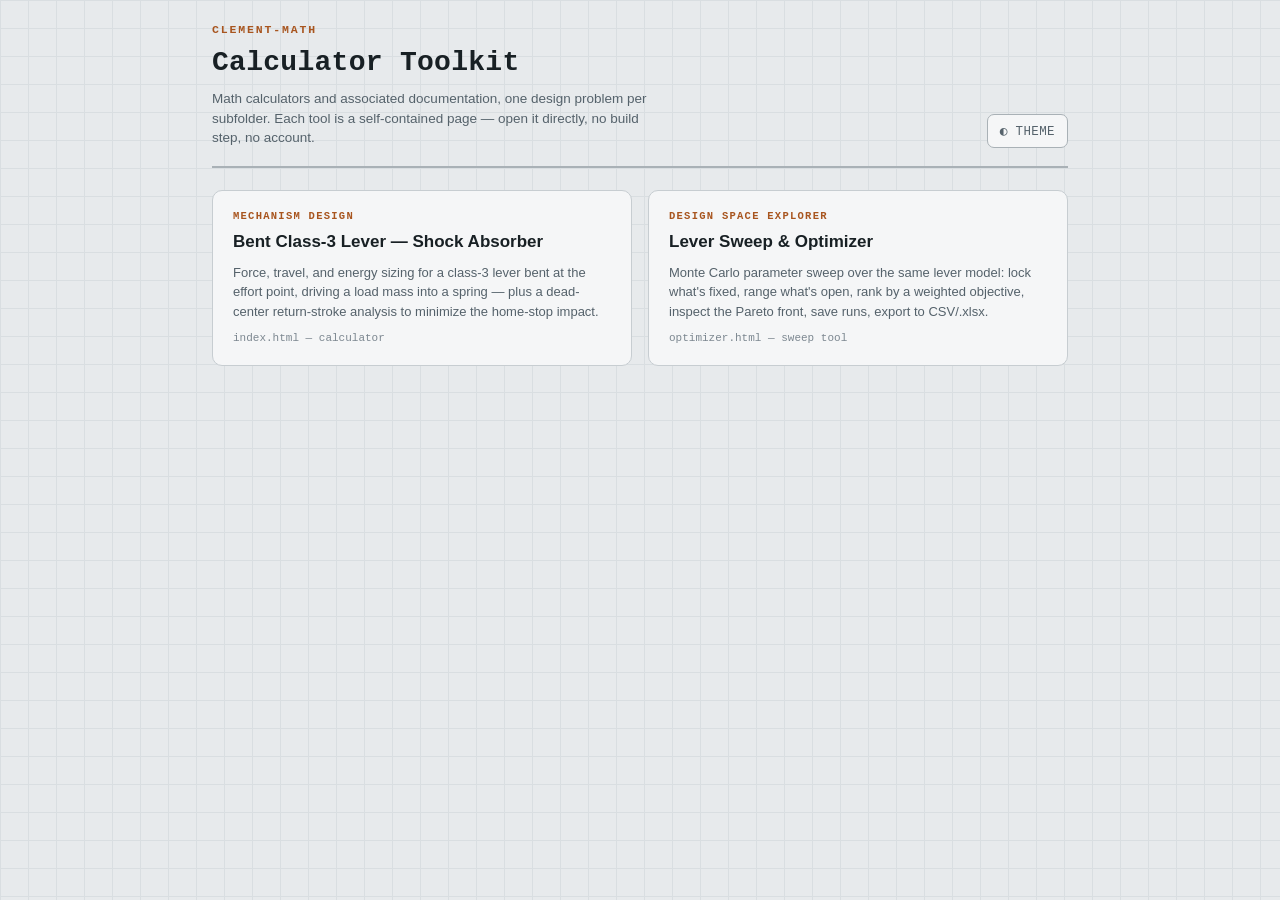
<file: index.html>
<!doctype html>
<html lang="en">
<head>
<meta charset="UTF-8" />
<meta name="viewport" content="width=device-width, initial-scale=1.0" />
<title>Clement-Math — Calculator Toolkit</title>
<link rel="stylesheet" href="shared/theme.css" />
<style>
  .tool-grid { display: grid; grid-template-columns: repeat(auto-fit, minmax(280px, 1fr)); gap: 16px; }
  .tool-card {
    background: var(--surface); border: 1px solid var(--line); border-radius: 10px;
    padding: 18px 20px; text-decoration: none; display: block; transition: border-color 0.15s;
  }
  .tool-card:hover { border-color: var(--accent); }
  .tool-card .tag {
    font-family: var(--font-mono); font-size: 10.5px; letter-spacing: 0.12em; text-transform: uppercase;
    color: var(--accent); font-weight: 700;
  }
  .tool-card h2 { font-size: 17px; margin: 6px 0 8px; color: var(--ink); }
  .tool-card p { font-size: 13px; color: var(--ink-soft); margin: 0 0 10px; line-height: 1.5; }
  .tool-card .links { display: flex; gap: 10px; }
  .tool-card .links span {
    font-family: var(--font-mono); font-size: 11px; color: var(--ink-faint);
  }
  .layout-single { max-width: 900px; margin: 0 auto; }
</style>
</head>
<body>
<div class="wrap layout-single">

  <header class="top" style="border-bottom: 2px solid var(--line-strong);">
    <div class="title-block">
      <div class="eyebrow">Clement-Math</div>
      <h1>Calculator Toolkit</h1>
      <p class="sub">Math calculators and associated documentation, one design problem per subfolder. Each tool is a self-contained page — open it directly, no build step, no account.</p>
    </div>
    <div class="top-controls">
      <button class="theme-btn" id="themeToggle" type="button">◐ THEME</button>
    </div>
  </header>

  <div class="tool-grid">
    <a class="tool-card" href="class3-lever-calculator/index.html">
      <div class="tag">Mechanism design</div>
      <h2>Bent Class-3 Lever — Shock Absorber</h2>
      <p>Force, travel, and energy sizing for a class-3 lever bent at the effort point, driving a load mass into a spring — plus a dead-center return-stroke analysis to minimize the home-stop impact.</p>
      <div class="links"><span>index.html — calculator</span></div>
    </a>
    <a class="tool-card" href="class3-lever-calculator/optimizer.html">
      <div class="tag">Design space explorer</div>
      <h2>Lever Sweep &amp; Optimizer</h2>
      <p>Monte Carlo parameter sweep over the same lever model: lock what's fixed, range what's open, rank by a weighted objective, inspect the Pareto front, save runs, export to CSV/.xlsx.</p>
      <div class="links"><span>optimizer.html — sweep tool</span></div>
    </a>
  </div>

</div>
<script>
  document.getElementById("themeToggle").addEventListener("click", () => {
    const root = document.documentElement;
    const cur = root.getAttribute("data-theme");
    const prefersDark = window.matchMedia("(prefers-color-scheme: dark)").matches;
    root.setAttribute("data-theme", !cur ? (prefersDark ? "light" : "dark") : (cur === "dark" ? "light" : "dark"));
  });
</script>
</body>
</html>
</file>
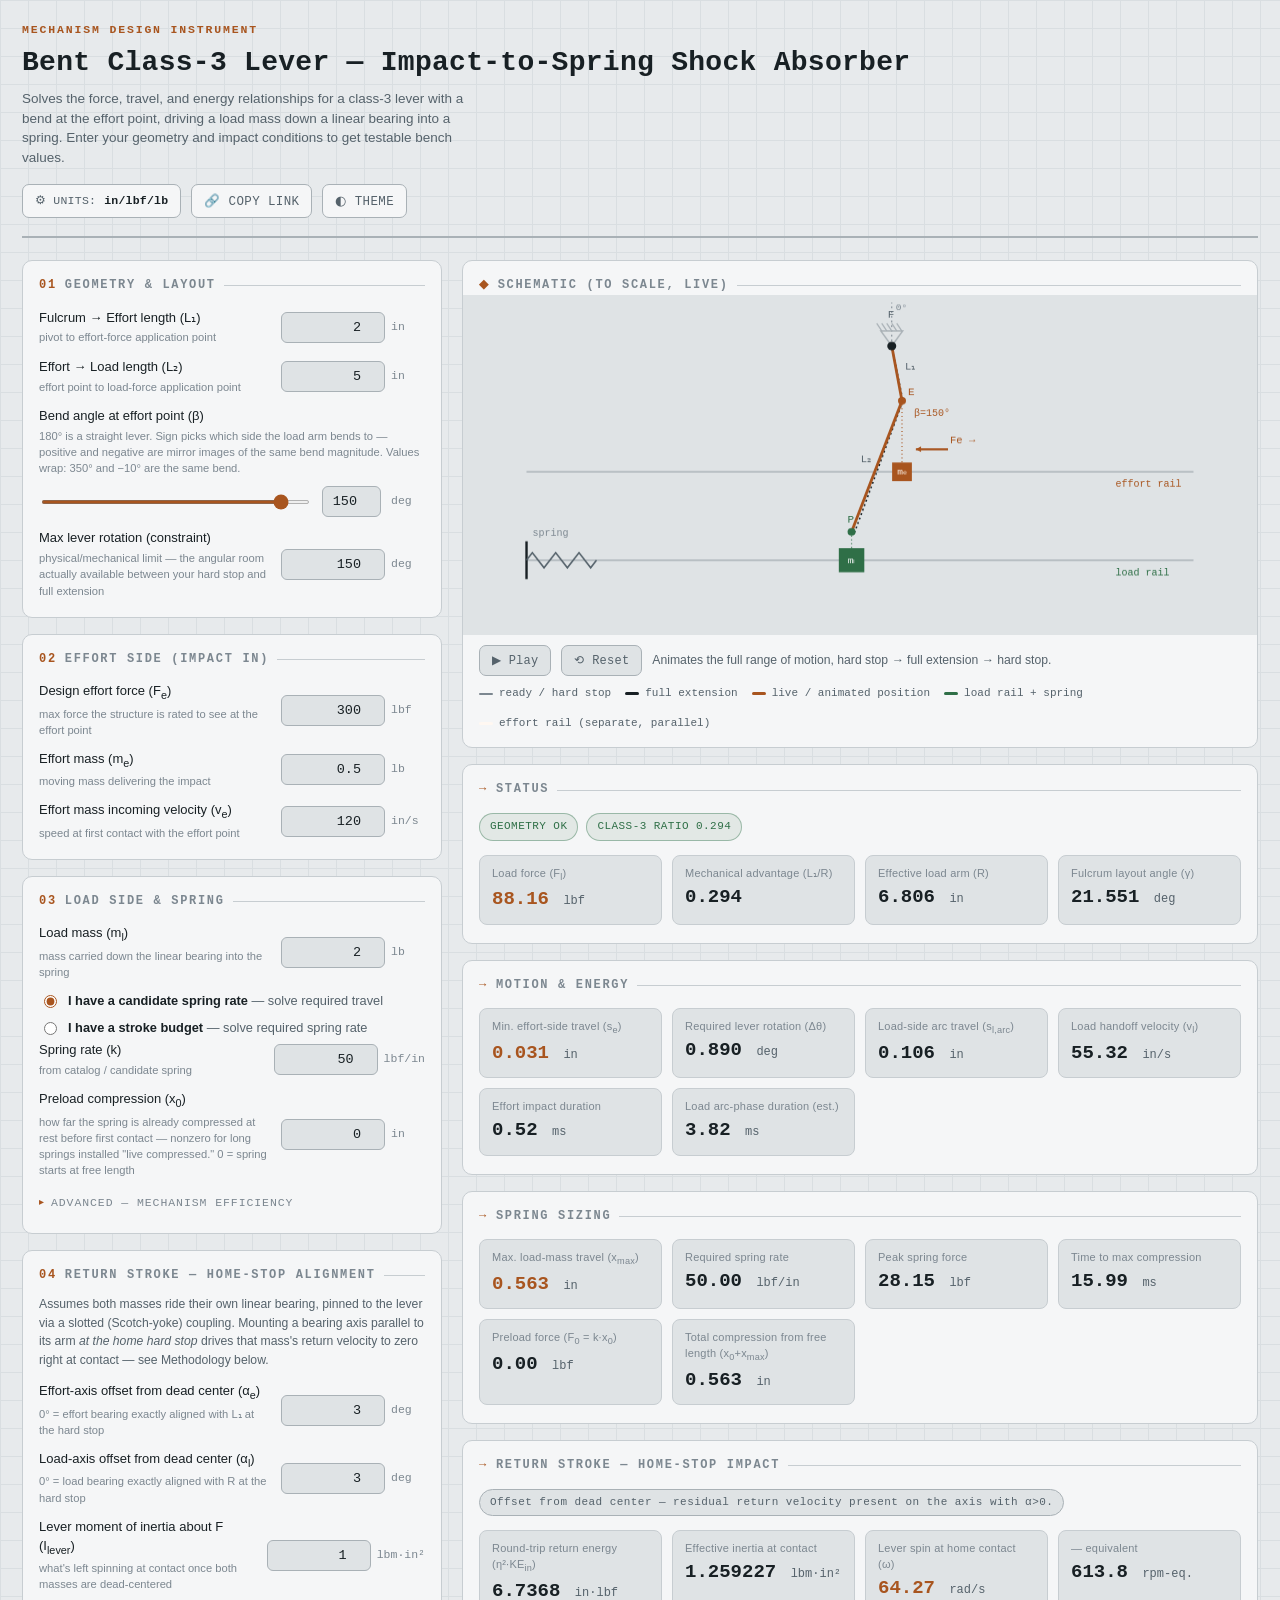
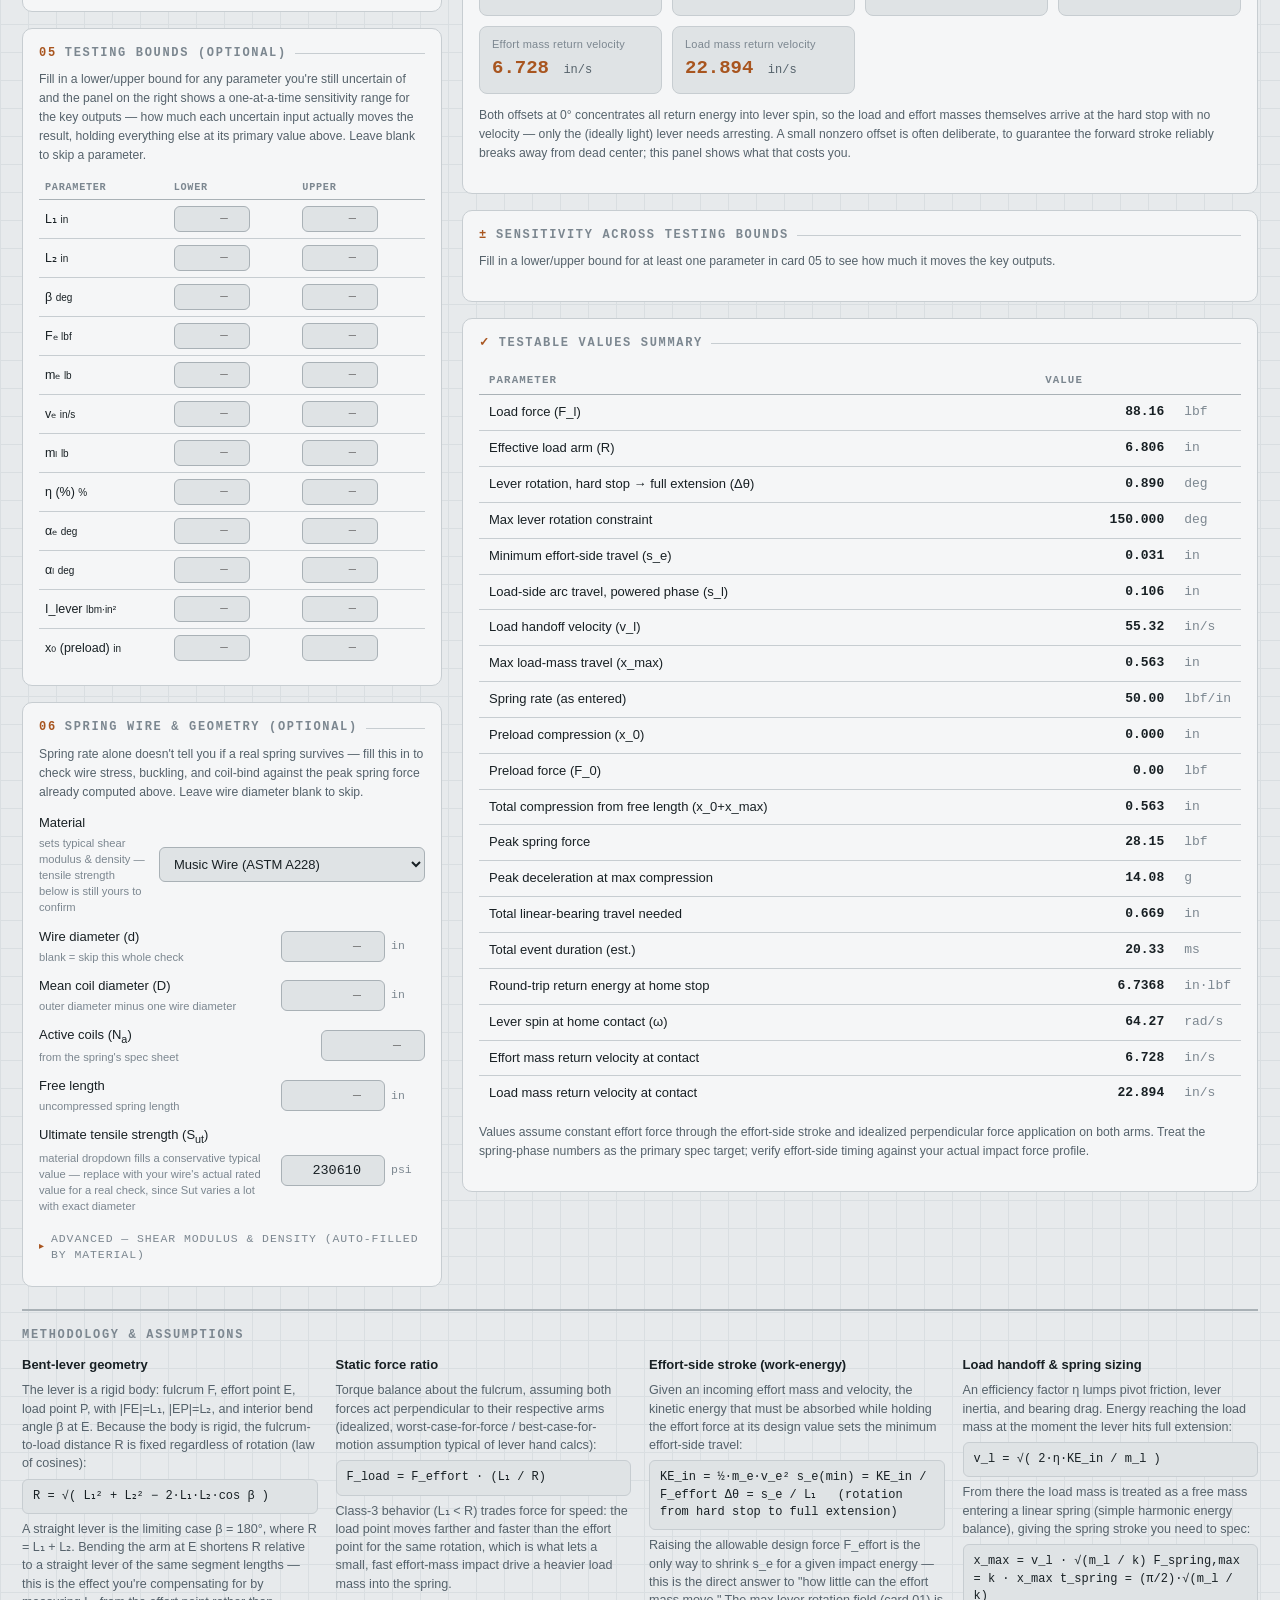
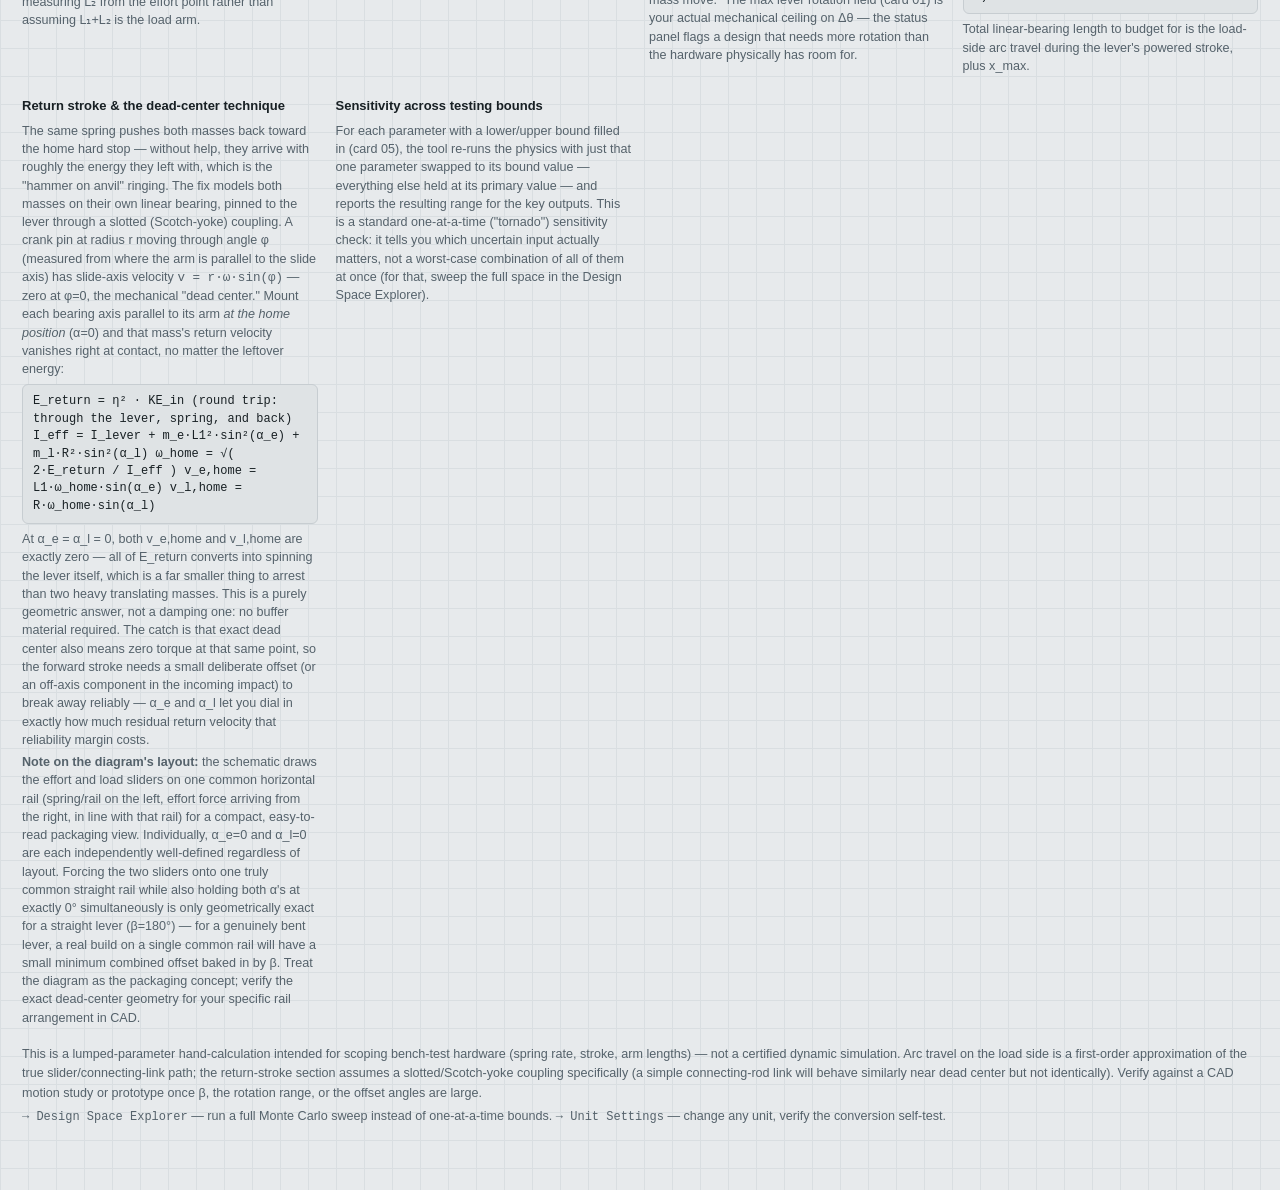
<file: class3-lever-calculator/index.html>
<!doctype html>
<html lang="en">
<head>
<meta charset="UTF-8" />
<meta name="viewport" content="width=device-width, initial-scale=1.0" />
<title>Bent Class-3 Lever — Shock Absorber Calculator</title>
<link rel="stylesheet" href="../shared/theme.css" />
<style>
  .bounds-table { width: 100%; border-collapse: collapse; }
  .bounds-table th {
    text-align: left; font-family: var(--font-mono); font-size: 10.2px; letter-spacing: 0.07em;
    text-transform: uppercase; color: var(--ink-faint); padding: 4px 6px; border-bottom: 1px solid var(--line-strong);
  }
  .bounds-table td { padding: 6px 6px; border-bottom: 1px solid var(--line); font-size: 12.5px; }
  .bounds-table tr:last-child td { border-bottom: none; }
  .bounds-table input[type="number"] { width: 76px; font-size: 12.5px; padding: 5px 6px; }
  .bounds-table td.param-name { color: var(--ink); white-space: nowrap; }

  .tornado-row { display: grid; grid-template-columns: 120px 1fr; gap: 10px; align-items: center; margin-bottom: 10px; }
  .tornado-row .pname { font-family: var(--font-mono); font-size: 11.5px; color: var(--ink-soft); }
  .tornado-bar-track { position: relative; height: 20px; background: var(--surface-2); border-radius: 4px; overflow: hidden; }
  .tornado-bar-fill { position: absolute; top: 0; bottom: 0; background: var(--accent-soft); border-left: 2px solid var(--accent); border-right: 2px solid var(--accent); }
  .tornado-vals { display: flex; justify-content: space-between; font-family: var(--font-mono); font-size: 10.5px; color: var(--ink-faint); margin-top: 2px; }

  .diagram-controls { display: flex; align-items: center; gap: 10px; flex-wrap: wrap; padding: 10px 16px 0; }
  .diagram-controls .ghost-btn { padding: 7px 12px; }
</style>
</head>
<body>
<div class="wrap">

  <header class="top">
    <div class="title-block">
      <div class="eyebrow">Mechanism Design Instrument</div>
      <h1>Bent Class-3 Lever — Impact-to-Spring Shock Absorber</h1>
      <p class="sub">Solves the force, travel, and energy relationships for a class-3 lever with a bend at the effort point, driving a load mass down a linear bearing into a spring. Enter your geometry and impact conditions to get testable bench values.</p>
    </div>
    <div class="top-controls">
      <a class="units-btn" id="unitsLink" href="settings.html">⚙ UNITS: <span class="cur" id="unitsSummary">…</span></a>
      <button class="theme-btn" id="copyLinkBtn" type="button">🔗 COPY LINK</button>
      <button class="theme-btn" id="themeToggle" type="button">◐ THEME</button>
    </div>
  </header>

  <div class="layout">

    <!-- ============ INPUT COLUMN ============ -->
    <div class="col" id="inputCol">

      <div class="card">
        <h2><span class="n">01</span> Geometry &amp; Layout</h2>
        <div class="field-row">
          <label><span class="label-text">Fulcrum → Effort length (L₁)</span><span class="hint">pivot to effort-force application point</span></label>
          <div class="input-unit">
            <input type="number" id="L1" step="0.01" />
            <span class="unit-tag" data-u="length"></span>
          </div>
        </div>
        <div class="field-row">
          <label><span class="label-text">Effort → Load length (L₂)</span><span class="hint">effort point to load-force application point</span></label>
          <div class="input-unit">
            <input type="number" id="L2" step="0.01" />
            <span class="unit-tag" data-u="length"></span>
          </div>
        </div>
        <div class="field-row angle-row">
          <label><span class="label-text">Bend angle at effort point (β)</span><span class="hint">180° is a straight lever. Sign picks which side the load arm bends to — positive and negative are mirror images of the same bend magnitude. Values wrap: 350° and −10° are the same bend.</span></label>
          <div class="slider-line">
            <input type="range" id="betaRange" min="-180" max="180" step="1" />
            <input type="number" id="beta" min="20" max="180" step="1" />
            <span class="unit-tag" data-u="angle"></span>
          </div>
        </div>
        <div class="field-row">
          <label><span class="label-text">Max lever rotation (constraint)</span><span class="hint">physical/mechanical limit — the angular room actually available between your hard stop and full extension</span></label>
          <div class="input-unit">
            <input type="number" id="maxDTheta" step="0.5" min="0.5" max="179" />
            <span class="unit-tag" data-u="angle"></span>
          </div>
        </div>
      </div>

      <div class="card">
        <h2><span class="n">02</span> Effort Side (Impact In)</h2>
        <div class="field-row">
          <label><span class="label-text">Design effort force (F<sub>e</sub>)</span><span class="hint">max force the structure is rated to see at the effort point</span></label>
          <div class="input-unit">
            <input type="number" id="Fe" step="0.1" />
            <span class="unit-tag" data-u="force"></span>
          </div>
        </div>
        <div class="field-row">
          <label><span class="label-text">Effort mass (m<sub>e</sub>)</span><span class="hint">moving mass delivering the impact</span></label>
          <div class="input-unit">
            <input type="number" id="me" step="0.01" />
            <span class="unit-tag" data-u="mass"></span>
          </div>
        </div>
        <div class="field-row">
          <label><span class="label-text">Effort mass incoming velocity (v<sub>e</sub>)</span><span class="hint">speed at first contact with the effort point</span></label>
          <div class="input-unit">
            <input type="number" id="ve" step="0.1" />
            <span class="unit-tag" data-u="velocity"></span>
          </div>
        </div>
      </div>

      <div class="card">
        <h2><span class="n">03</span> Load Side &amp; Spring</h2>
        <div class="field-row">
          <label><span class="label-text">Load mass (m<sub>l</sub>)</span><span class="hint">mass carried down the linear bearing into the spring</span></label>
          <div class="input-unit">
            <input type="number" id="ml" step="0.01" />
            <span class="unit-tag" data-u="mass"></span>
          </div>
        </div>

        <div class="radio-toggle" id="springModeToggle">
          <label><input type="radio" name="springMode" value="givenK" checked> <span><strong>I have a candidate spring rate</strong> — solve required travel</span></label>
          <label><input type="radio" name="springMode" value="givenX"> <span><strong>I have a stroke budget</strong> — solve required spring rate</span></label>
        </div>

        <div class="field-row" id="rowK">
          <label><span class="label-text">Spring rate (k)</span><span class="hint">from catalog / candidate spring</span></label>
          <div class="input-unit">
            <input type="number" id="k" step="0.1" />
            <span class="unit-tag" data-u="rate"></span>
          </div>
        </div>
        <div class="field-row" id="rowX" style="display:none;">
          <label><span class="label-text">Available spring travel</span><span class="hint">packaging limit for the spring stroke</span></label>
          <div class="input-unit">
            <input type="number" id="xBudget" step="0.01" />
            <span class="unit-tag" data-u="length"></span>
          </div>
        </div>
        <div class="field-row">
          <label><span class="label-text">Preload compression (x<sub>0</sub>)</span><span class="hint">how far the spring is already compressed at rest before first contact — nonzero for long springs installed "live compressed." 0 = spring starts at free length</span></label>
          <div class="input-unit">
            <input type="number" id="xPreload" step="0.01" />
            <span class="unit-tag" data-u="length"></span>
          </div>
        </div>

        <details class="advanced">
          <summary>Advanced — mechanism efficiency</summary>
          <div class="field-row">
            <label><span class="label-text">Efficiency (η)</span><span class="hint">lumps pivot friction, lever inertia, bearing drag. 1.0 = lossless</span></label>
            <div class="input-unit">
              <input type="number" id="eta" step="1" min="5" max="100" />
              <span class="unit-tag">%</span>
            </div>
          </div>
        </details>
      </div>

      <div class="card">
        <h2><span class="n">04</span> Return Stroke — Home-Stop Alignment</h2>
        <p class="note" style="margin-top:-4px;">Assumes both masses ride their own linear bearing, pinned to the lever via a slotted (Scotch-yoke) coupling. Mounting a bearing axis parallel to its arm <em>at the home hard stop</em> drives that mass's return velocity to zero right at contact — see Methodology below.</p>
        <div class="field-row">
          <label><span class="label-text">Effort-axis offset from dead center (α<sub>e</sub>)</span><span class="hint">0° = effort bearing exactly aligned with L₁ at the hard stop</span></label>
          <div class="input-unit">
            <input type="number" id="alphaEffort" step="0.5" min="0" max="45" />
            <span class="unit-tag" data-u="angle"></span>
          </div>
        </div>
        <div class="field-row">
          <label><span class="label-text">Load-axis offset from dead center (α<sub>l</sub>)</span><span class="hint">0° = load bearing exactly aligned with R at the hard stop</span></label>
          <div class="input-unit">
            <input type="number" id="alphaLoad" step="0.5" min="0" max="45" />
            <span class="unit-tag" data-u="angle"></span>
          </div>
        </div>
        <div class="field-row">
          <label><span class="label-text">Lever moment of inertia about F (I<sub>lever</sub>)</span><span class="hint">what's left spinning at contact once both masses are dead-centered</span></label>
          <div class="input-unit">
            <input type="number" id="ILever" step="0.01" />
            <span class="unit-tag" data-u="inertia"></span>
          </div>
        </div>
      </div>

      <div class="card">
        <h2><span class="n">05</span> Testing Bounds (optional)</h2>
        <p class="note" style="margin-top:-6px;">Fill in a lower/upper bound for any parameter you're still uncertain of and the panel on the right shows a one-at-a-time sensitivity range for the key outputs — how much each uncertain input actually moves the result, holding everything else at its primary value above. Leave blank to skip a parameter.</p>
        <div class="table-wrap">
          <table class="bounds-table" id="boundsTable">
            <thead><tr><th>Parameter</th><th>Lower</th><th>Upper</th></tr></thead>
            <tbody></tbody>
          </table>
        </div>
      </div>

      <div class="card">
        <h2><span class="n">06</span> Spring Wire &amp; Geometry (optional)</h2>
        <p class="note" style="margin-top:-6px;">Spring rate alone doesn't tell you if a real spring survives — fill this in to check wire stress, buckling, and coil-bind against the peak spring force already computed above. Leave wire diameter blank to skip.</p>
        <div class="field-row">
          <label><span class="label-text">Material</span><span class="hint">sets typical shear modulus &amp; density — tensile strength below is still yours to confirm</span></label>
          <div class="input-unit">
            <select id="springMaterial" style="width:100%; padding:8px 10px; border-radius:6px; border:1px solid var(--line-strong); background:var(--surface-2); color:var(--ink); font-family:var(--font-sans); font-size:13px;">
              <option value="music">Music Wire (ASTM A228)</option>
              <option value="chromeVanadium">Chrome Vanadium (ASTM A231/A232)</option>
              <option value="chromeSilicon">Chrome Silicon (ASTM A401)</option>
              <option value="stainless302">Stainless Steel 302/304 (ASTM A313)</option>
              <option value="phosphorBronze">Phosphor Bronze (ASTM B159)</option>
              <option value="custom">Custom</option>
            </select>
          </div>
        </div>
        <div class="field-row">
          <label><span class="label-text">Wire diameter (d)</span><span class="hint">blank = skip this whole check</span></label>
          <div class="input-unit"><input type="number" id="wireDiameter" step="any" placeholder="—"><span class="unit-tag" data-u="length"></span></div>
        </div>
        <div class="field-row">
          <label><span class="label-text">Mean coil diameter (D)</span><span class="hint">outer diameter minus one wire diameter</span></label>
          <div class="input-unit"><input type="number" id="coilDiameter" step="any" placeholder="—"><span class="unit-tag" data-u="length"></span></div>
        </div>
        <div class="field-row">
          <label><span class="label-text">Active coils (N<sub>a</sub>)</span><span class="hint">from the spring's spec sheet</span></label>
          <div class="input-unit"><input type="number" id="activeCoils" step="0.25" placeholder="—"></div>
        </div>
        <div class="field-row">
          <label><span class="label-text">Free length</span><span class="hint">uncompressed spring length</span></label>
          <div class="input-unit"><input type="number" id="freeLength" step="any" placeholder="—"><span class="unit-tag" data-u="length"></span></div>
        </div>
        <div class="field-row">
          <label><span class="label-text">Ultimate tensile strength (S<sub>ut</sub>)</span><span class="hint">material dropdown fills a conservative typical value — replace with your wire's actual rated value for a real check, since Sut varies a lot with exact diameter</span></label>
          <div class="input-unit"><input type="number" id="sut" step="any"><span class="unit-tag" data-u="stress"></span></div>
        </div>
        <details class="advanced">
          <summary>Advanced — shear modulus &amp; density (auto-filled by material)</summary>
          <div class="field-row">
            <label><span class="label-text">Shear modulus (G)</span><span class="hint">stiffness of the wire material itself</span></label>
            <div class="input-unit"><input type="number" id="shearModulus" step="any"><span class="unit-tag" data-u="stress"></span></div>
          </div>
          <div class="field-row">
            <label><span class="label-text">Density (ρ)</span><span class="hint">for the spring-surge frequency check</span></label>
            <div class="input-unit"><input type="number" id="wireDensity" step="any"><span class="unit-tag">kg/m³</span></div>
          </div>
        </details>
      </div>

    </div>

    <!-- ============ OUTPUT COLUMN ============ -->
    <div class="col">

      <div class="card diagram-card">
        <h2 style="margin:16px 16px 0;"><span class="n">◆</span> Schematic (to scale, live)</h2>
        <canvas id="lever" width="900" height="360"></canvas>
        <div class="diagram-controls">
          <button class="ghost-btn" id="playPauseBtn" type="button">▶ Play</button>
          <button class="ghost-btn" id="resetBtn" type="button">⟲ Reset</button>
          <span class="note" style="margin:0;">Animates the full range of motion, hard stop → full extension → hard stop.</span>
        </div>
        <div class="diagram-legend">
          <span class="item"><span class="swatch" style="background:var(--ink-faint); border-top:2px dashed var(--ink-faint); height:0;"></span> ready / hard stop</span>
          <span class="item"><span class="swatch" style="background:var(--ink);"></span> full extension</span>
          <span class="item"><span class="swatch" style="background:var(--accent);"></span> live / animated position</span>
          <span class="item"><span class="swatch" style="background:var(--ok);"></span> load rail + spring</span>
          <span class="item"><span class="swatch" style="background:var(--accent-ink, var(--ink-soft));"></span> effort rail (separate, parallel)</span>
        </div>
      </div>

      <div class="card">
        <h2><span class="n">→</span> Status</h2>
        <div class="status-row" id="statusRow"></div>

        <div class="stat-grid" id="statGridStatus">
          <div class="stat accent">
            <div class="label">Load force (F<sub>l</sub>)</div>
            <div class="value" id="out_Fl">—</div>
          </div>
          <div class="stat">
            <div class="label">Mechanical advantage (L₁/R)</div>
            <div class="value" id="out_MA">—</div>
          </div>
          <div class="stat">
            <div class="label">Effective load arm (R)</div>
            <div class="value" id="out_R">—</div>
          </div>
          <div class="stat">
            <div class="label">Fulcrum layout angle (γ)</div>
            <div class="value" id="out_gamma">—</div>
          </div>
        </div>
      </div>

      <div class="card">
        <h2><span class="n">→</span> Motion &amp; Energy</h2>
        <div class="stat-grid" id="statGridMotion">
          <div class="stat accent">
            <div class="label">Min. effort-side travel (s<sub>e</sub>)</div>
            <div class="value" id="out_se">—</div>
          </div>
          <div class="stat">
            <div class="label">Required lever rotation (Δθ)</div>
            <div class="value" id="out_dtheta">—</div>
          </div>
          <div class="stat">
            <div class="label">Load-side arc travel (s<sub>l,arc</sub>)</div>
            <div class="value" id="out_sl">—</div>
          </div>
          <div class="stat">
            <div class="label">Load handoff velocity (v<sub>l</sub>)</div>
            <div class="value" id="out_vl">—</div>
          </div>
          <div class="stat">
            <div class="label">Effort impact duration</div>
            <div class="value" id="out_te">—</div>
          </div>
          <div class="stat">
            <div class="label">Load arc-phase duration (est.)</div>
            <div class="value" id="out_tl">—</div>
          </div>
        </div>
      </div>

      <div class="card">
        <h2><span class="n">→</span> Spring Sizing</h2>
        <div class="stat-grid" id="statGridSpring">
          <div class="stat accent">
            <div class="label" id="lbl_xmax">Max. load-mass travel (x<sub>max</sub>)</div>
            <div class="value" id="out_xmax">—</div>
          </div>
          <div class="stat">
            <div class="label" id="lbl_k">Required spring rate</div>
            <div class="value" id="out_kreq">—</div>
          </div>
          <div class="stat">
            <div class="label">Peak spring force</div>
            <div class="value" id="out_Fspring">—</div>
          </div>
          <div class="stat">
            <div class="label">Time to max compression</div>
            <div class="value" id="out_tspring">—</div>
          </div>
          <div class="stat">
            <div class="label">Preload force (F<sub>0</sub> = k·x<sub>0</sub>)</div>
            <div class="value" id="out_F0">—</div>
          </div>
          <div class="stat">
            <div class="label">Total compression from free length (x<sub>0</sub>+x<sub>max</sub>)</div>
            <div class="value" id="out_xTotal">—</div>
          </div>
        </div>
      </div>

      <div class="card">
        <h2><span class="n">→</span> Return Stroke — Home-Stop Impact</h2>
        <div class="status-row" id="returnStatusRow"></div>
        <div class="stat-grid" id="statGridReturn">
          <div class="stat">
            <div class="label">Round-trip return energy (η²·KE<sub>in</sub>)</div>
            <div class="value" id="out_Ereturn">—</div>
          </div>
          <div class="stat">
            <div class="label">Effective inertia at contact</div>
            <div class="value" id="out_Ieff">—</div>
          </div>
          <div class="stat accent">
            <div class="label">Lever spin at home contact (ω)</div>
            <div class="value" id="out_omega">—</div>
          </div>
          <div class="stat">
            <div class="label">— equivalent</div>
            <div class="value" id="out_omegaRpm">—</div>
          </div>
          <div class="stat accent">
            <div class="label">Effort mass return velocity</div>
            <div class="value" id="out_veHome">—</div>
          </div>
          <div class="stat accent">
            <div class="label">Load mass return velocity</div>
            <div class="value" id="out_vlHome">—</div>
          </div>
        </div>
        <p class="note">Both offsets at 0° concentrates all return energy into lever spin, so the load and effort masses themselves arrive at the hard stop with no velocity — only the (ideally light) lever needs arresting. A small nonzero offset is often deliberate, to guarantee the forward stroke reliably breaks away from dead center; this panel shows what that costs you.</p>
      </div>

      <div class="card">
        <h2><span class="n">±</span> Sensitivity Across Testing Bounds</h2>
        <p class="note" id="tornadoEmpty" style="margin-top:-6px;">Fill in a lower/upper bound for at least one parameter in card 05 to see how much it moves the key outputs.</p>
        <div id="tornadoBody"></div>
      </div>

      <div class="card" id="springCheckCard" style="display:none;">
        <h2><span class="n">⚙</span> Spring Wire Check</h2>
        <div class="status-row" id="springStatusRow"></div>
        <div class="stat-grid">
          <div class="stat">
            <div class="label">Spring index (C = D/d)</div>
            <div class="value" id="out_springC">—</div>
          </div>
          <div class="stat">
            <div class="label">Wahl correction factor (K<sub>w</sub>)</div>
            <div class="value" id="out_springKw">—</div>
          </div>
          <div class="stat">
            <div class="label">Rate from wire geometry</div>
            <div class="value" id="out_springKcalc">—</div>
          </div>
          <div class="stat accent">
            <div class="label">Peak wire shear stress (τ<sub>max</sub>)</div>
            <div class="value" id="out_springTau">—</div>
          </div>
          <div class="stat">
            <div class="label">Safety factor vs. static allowable</div>
            <div class="value" id="out_springSFstatic">—</div>
          </div>
          <div class="stat">
            <div class="label">Safety factor vs. cyclic allowable</div>
            <div class="value" id="out_springSFcyclic">—</div>
          </div>
          <div class="stat accent">
            <div class="label">Slenderness ratio (L<sub>free</sub>/D)</div>
            <div class="value" id="out_springSlenderness">—</div>
          </div>
          <div class="stat">
            <div class="label">Est. solid height</div>
            <div class="value" id="out_springSolid">—</div>
          </div>
          <div class="stat">
            <div class="label">Available travel before bind</div>
            <div class="value" id="out_springAvail">—</div>
          </div>
          <div class="stat">
            <div class="label">Spring surge frequency</div>
            <div class="value" id="out_springSurge">—</div>
          </div>
        </div>
        <p class="note">Safety factor = allowable ÷ actual — above 1.0 means it survives that check, below 1.0 means it won't. The static allowable assumes ~45% of tensile strength (yield-based); the cyclic figure conservatively derates to ~30% for repeated loading. Slenderness above 4 means the spring needs a guide rod or sleeve or it'll buckle sideways under load instead of compressing straight.</p>
      </div>

      <div class="card">
        <h2><span class="n">✓</span> Testable Values Summary</h2>
        <div class="table-wrap">
          <table class="spec" id="summaryTable">
            <thead><tr><th>Parameter</th><th>Value</th><th></th></tr></thead>
            <tbody></tbody>
          </table>
        </div>
        <p class="note">Values assume constant effort force through the effort-side stroke and idealized perpendicular force application on both arms. Treat the spring-phase numbers as the primary spec target; verify effort-side timing against your actual impact force profile.</p>
      </div>

    </div>
  </div>

  <footer class="methodology">
    <h2>Methodology &amp; Assumptions</h2>
    <div class="grid">
      <div>
        <h3>Bent-lever geometry</h3>
        <p>The lever is a rigid body: fulcrum F, effort point E, load point P, with |FE|=L₁, |EP|=L₂, and interior bend angle β at E. Because the body is rigid, the fulcrum-to-load distance R is fixed regardless of rotation (law of cosines):</p>
        <div class="formula">R = √( L₁² + L₂² − 2·L₁·L₂·cos β )</div>
        <p>A straight lever is the limiting case β = 180°, where R = L₁ + L₂. Bending the arm at E shortens R relative to a straight lever of the same segment lengths — this is the effect you're compensating for by measuring L₂ from the effort point rather than assuming L₁+L₂ is the load arm.</p>
      </div>
      <div>
        <h3>Static force ratio</h3>
        <p>Torque balance about the fulcrum, assuming both forces act perpendicular to their respective arms (idealized, worst-case-for-force / best-case-for-motion assumption typical of lever hand calcs):</p>
        <div class="formula">F_load = F_effort · (L₁ / R)</div>
        <p>Class-3 behavior (L₁ &lt; R) trades force for speed: the load point moves farther and faster than the effort point for the same rotation, which is what lets a small, fast effort-mass impact drive a heavier load mass into the spring.</p>
      </div>
      <div>
        <h3>Effort-side stroke (work-energy)</h3>
        <p>Given an incoming effort mass and velocity, the kinetic energy that must be absorbed while holding the effort force at its design value sets the minimum effort-side travel:</p>
        <div class="formula">KE_in = ½·m_e·v_e²
s_e(min) = KE_in / F_effort
Δθ = s_e / L₁ &nbsp; (rotation from hard stop to full extension)</div>
        <p>Raising the allowable design force F_effort is the only way to shrink s_e for a given impact energy — this is the direct answer to "how little can the effort mass move." The max lever rotation field (card 01) is your actual mechanical ceiling on Δθ — the status panel flags a design that needs more rotation than the hardware physically has room for.</p>
      </div>
      <div>
        <h3>Load handoff &amp; spring sizing</h3>
        <p>An efficiency factor η lumps pivot friction, lever inertia, and bearing drag. Energy reaching the load mass at the moment the lever hits full extension:</p>
        <div class="formula">v_l = √( 2·η·KE_in / m_l )</div>
        <p>From there the load mass is treated as a free mass entering a linear spring (simple harmonic energy balance), giving the spring stroke you need to spec:</p>
        <div class="formula">x_max = v_l · √(m_l / k)
F_spring,max = k · x_max
t_spring = (π/2)·√(m_l / k)</div>
        <p>Total linear-bearing length to budget for is the load-side arc travel during the lever's powered stroke, plus x_max.</p>
      </div>
      <div>
        <h3>Return stroke &amp; the dead-center technique</h3>
        <p>The same spring pushes both masses back toward the home hard stop — without help, they arrive with roughly the energy they left with, which is the "hammer on anvil" ringing. The fix models both masses on their own linear bearing, pinned to the lever through a slotted (Scotch-yoke) coupling. A crank pin at radius r moving through angle φ (measured from where the arm is parallel to the slide axis) has slide-axis velocity <code>v = r·ω·sin(φ)</code> — zero at φ=0, the mechanical "dead center." Mount each bearing axis parallel to its arm <em>at the home position</em> (α=0) and that mass's return velocity vanishes right at contact, no matter the leftover energy:</p>
        <div class="formula">E_return = η² · KE_in   (round trip: through the lever, spring, and back)
I_eff = I_lever + m_e·L1²·sin²(α_e) + m_l·R²·sin²(α_l)
ω_home = √( 2·E_return / I_eff )
v_e,home = L1·ω_home·sin(α_e)
v_l,home = R·ω_home·sin(α_l)</div>
        <p>At α_e = α_l = 0, both v_e,home and v_l,home are exactly zero — all of E_return converts into spinning the lever itself, which is a far smaller thing to arrest than two heavy translating masses. This is a purely geometric answer, not a damping one: no buffer material required. The catch is that exact dead center also means zero torque at that same point, so the forward stroke needs a small deliberate offset (or an off-axis component in the incoming impact) to break away reliably — α_e and α_l let you dial in exactly how much residual return velocity that reliability margin costs.</p>
        <p><strong>Note on the diagram's layout:</strong> the schematic draws the effort and load sliders on one common horizontal rail (spring/rail on the left, effort force arriving from the right, in line with that rail) for a compact, easy-to-read packaging view. Individually, α_e=0 and α_l=0 are each independently well-defined regardless of layout. Forcing the two sliders onto one truly common straight rail while also holding both α's at exactly 0° simultaneously is only geometrically exact for a straight lever (β=180°) — for a genuinely bent lever, a real build on a single common rail will have a small minimum combined offset baked in by β. Treat the diagram as the packaging concept; verify the exact dead-center geometry for your specific rail arrangement in CAD.</p>
      </div>
      <div>
        <h3>Sensitivity across testing bounds</h3>
        <p>For each parameter with a lower/upper bound filled in (card 05), the tool re-runs the physics with just that one parameter swapped to its bound value — everything else held at its primary value — and reports the resulting range for the key outputs. This is a standard one-at-a-time ("tornado") sensitivity check: it tells you which uncertain input actually matters, not a worst-case combination of all of them at once (for that, sweep the full space in the Design Space Explorer).</p>
      </div>
    </div>
    <p class="note" style="margin-top:14px;">This is a lumped-parameter hand-calculation intended for scoping bench-test hardware (spring rate, stroke, arm lengths) — not a certified dynamic simulation. Arc travel on the load side is a first-order approximation of the true slider/connecting-link path; the return-stroke section assumes a slotted/Scotch-yoke coupling specifically (a simple connecting-rod link will behave similarly near dead center but not identically). Verify against a CAD motion study or prototype once β, the rotation range, or the offset angles are large.</p>
    <p class="note"><a class="backlink" href="optimizer.html">→ Design Space Explorer</a> — run a full Monte Carlo sweep instead of one-at-a-time bounds. <a class="backlink" href="settings.html">→ Unit Settings</a> — change any unit, verify the conversion self-test.</p>
  </footer>

</div>

<script src="../shared/units.js"></script>
<script src="../shared/unit-prefs.js"></script>
<script src="physics.js"></script>
<script>
(function () {
  "use strict";

  const SU = window.SharedUnits;
  const { clamp, normalizeAngle180 } = window.LeverPhysics;
  const DEG_TO_RAD = Math.PI / 180;

  let unitPrefs = window.SharedUnitPrefs.load();

  // ---------- parameter metadata (id -> unit kind; 'deg' handled via angle pref, 'pct' is dimensionless) ----------
  const KIND_OF = {
    L1: "length", L2: "length", Fe: "force", me: "mass", ve: "velocity",
    ml: "mass", k: "rate", xBudget: "length", xPreload: "length", ILever: "inertia"
  };
  function uOf(kind) { return unitPrefs[kind]; }
  function toSI(kind, v) { return SU.toSI(kind, parseFloat(v) || 0, uOf(kind)); }
  function fromSI(kind, v) { return SU.fromSI(kind, v, uOf(kind)); }
  function toSIAngleDeg(vInPrefUnit) { return SU.fromSI("angle", SU.toSI("angle", parseFloat(vInPrefUnit) || 0, uOf("angle")), "deg"); }
  function fromDegToPrefAngle(deg) { return SU.fromSI("angle", SU.toSI("angle", deg, "deg"), uOf("angle")); }

  // ---------- state: canonical SI values (angles stored as plain degrees, physics.js's contract) ----------
  const state = {
    L1: 0.0508, L2: 0.127, beta: 150, maxDTheta: 150,
    Fe: 1334.4664845781501, me: 0.226796185, ve: 3.048,
    ml: 0.90718474, k: 8756.339, xBudget: 0.0254, xPreload: 0,
    eta: 0.85, springMode: "givenK",
    alphaEffort: 3, alphaLoad: 3, ILever: 0.00029263965342920003
  };

  const lengthMassForceIds = ["L1", "L2", "Fe", "me", "ve", "ml", "k", "xBudget", "xPreload", "ILever"];

  function refreshUnitTags() {
    document.querySelectorAll(".unit-tag[data-u]").forEach(el => {
      const kind = el.getAttribute("data-u");
      el.textContent = SU.label(kind, uOf(kind));
    });
    document.getElementById("unitsSummary").textContent =
      `${uOf("length")}/${uOf("force")}/${uOf("mass")}`;
  }

  function pushStateToInputs() {
    lengthMassForceIds.forEach(id => {
      document.getElementById(id).value = round(fromSI(KIND_OF[id], state[id]), 4);
    });
    ["beta", "maxDTheta", "alphaEffort", "alphaLoad"].forEach(id => {
      document.getElementById(id).value = round(fromDegToPrefAngle(state[id]), 3);
    });
    document.getElementById("betaRange").value = state.beta; // slider always stays in degrees internally
    document.getElementById("eta").value = Math.round(state.eta * 100);
    renderBoundsTable();
  }

  function round(v, d) {
    const f = Math.pow(10, d);
    return Math.round(v * f) / f;
  }
  function fmt(v, d) {
    if (!isFinite(v)) return "—";
    return v.toLocaleString(undefined, { minimumFractionDigits: d, maximumFractionDigits: d });
  }

  // ---------- wire up primary inputs ----------
  lengthMassForceIds.forEach(id => {
    document.getElementById(id).addEventListener("input", e => {
      state[id] = toSI(KIND_OF[id], e.target.value);
      compute();
    });
  });
  ["maxDTheta", "alphaEffort", "alphaLoad"].forEach(id => {
    document.getElementById(id).addEventListener("input", e => {
      let deg = toSIAngleDeg(e.target.value);
      if (!isFinite(deg)) deg = state[id];
      if (id === "alphaEffort" || id === "alphaLoad") deg = clamp(deg, 0, 89.9);
      if (id === "maxDTheta") deg = clamp(deg, 0.1, 179.9);
      state[id] = deg;
      compute();
    });
  });
  document.getElementById("beta").addEventListener("input", e => {
    let deg = toSIAngleDeg(e.target.value);
    if (!isFinite(deg)) return;
    // 350 and -10 describe the same bend orientation — snap to the
    // canonical (-180, 180] representative rather than clamping, so
    // out-of-range entries wrap instead of getting stuck at the boundary.
    deg = normalizeAngle180(deg);
    state.beta = deg;
    document.getElementById("betaRange").value = deg;
    document.getElementById("beta").value = round(fromDegToPrefAngle(deg), 3);
    compute();
  });
  document.getElementById("betaRange").addEventListener("input", e => {
    state.beta = parseFloat(e.target.value);
    document.getElementById("beta").value = round(fromDegToPrefAngle(state.beta), 3);
    compute();
  });
  document.getElementById("eta").addEventListener("input", e => {
    let v = parseFloat(e.target.value);
    if (isNaN(v)) v = 85;
    v = Math.min(100, Math.max(5, v));
    state.eta = v / 100;
    compute();
  });
  document.querySelectorAll('input[name="springMode"]').forEach(r => {
    r.addEventListener("change", e => {
      state.springMode = e.target.value;
      document.getElementById("rowK").style.display = state.springMode === "givenK" ? "" : "none";
      document.getElementById("rowX").style.display = state.springMode === "givenX" ? "" : "none";
      document.getElementById("lbl_xmax").textContent = state.springMode === "givenK"
        ? "Max. load-mass travel (xₘₐₓ)" : "Load-mass travel (given budget)";
      document.getElementById("lbl_k").textContent = state.springMode === "givenK"
        ? "Spring rate in use" : "Required spring rate";
      compute();
    });
  });

  document.getElementById("themeToggle").addEventListener("click", () => {
    const root = document.documentElement;
    const cur = root.getAttribute("data-theme");
    const prefersDark = window.matchMedia("(prefers-color-scheme: dark)").matches;
    root.setAttribute("data-theme", !cur ? (prefersDark ? "light" : "dark") : (cur === "dark" ? "light" : "dark"));
    drawDiagram(lastCompute);
  });

  // re-read unit prefs if changed on the settings page (same tab back-nav, or another tab)
  window.addEventListener("focus", () => { unitPrefs = window.SharedUnitPrefs.load(); refreshUnitTags(); pushStateToInputs(); compute(); });
  window.addEventListener("storage", e => { if (e.key === window.SharedUnitPrefs.STORAGE_KEY) { unitPrefs = window.SharedUnitPrefs.load(); refreshUnitTags(); pushStateToInputs(); compute(); } });

  // ---------- spring wire & geometry (optional check) ----------
  // G and density are stable material constants (fairly high confidence);
  // Sut is diameter-dependent in reality, so these are deliberately
  // conservative starting points, not a substitute for the wire's actual
  // datasheet — the UI says so and the field stays editable.
  const SPRING_MATERIALS = {
    music: { name: "Music Wire (ASTM A228)", G: 79.3e9, rho: 7850, Sut: 1590e6 },
    chromeVanadium: { name: "Chrome Vanadium (ASTM A231/A232)", G: 77.2e9, rho: 7850, Sut: 1450e6 },
    chromeSilicon: { name: "Chrome Silicon (ASTM A401)", G: 77.2e9, rho: 7850, Sut: 1500e6 },
    stainless302: { name: "Stainless Steel 302/304 (ASTM A313)", G: 69.0e9, rho: 8000, Sut: 1300e6 },
    phosphorBronze: { name: "Phosphor Bronze (ASTM B159)", G: 41.4e9, rho: 8860, Sut: 700e6 },
    custom: { name: "Custom", G: 79.3e9, rho: 7850, Sut: 1500e6 }
  };
  const springState = { material: "music", wireDiameter: null, coilDiameter: null, activeCoils: null, freeLength: null, sut: null, shearModulus: null, wireDensity: null };
  // apply the default material's presets once at startup
  Object.assign(springState, { sut: SPRING_MATERIALS.music.Sut, shearModulus: SPRING_MATERIALS.music.G, wireDensity: SPRING_MATERIALS.music.rho });

  document.getElementById("springMaterial").addEventListener("change", e => {
    const mat = SPRING_MATERIALS[e.target.value];
    springState.material = e.target.value;
    springState.sut = mat.Sut; springState.shearModulus = mat.G; springState.wireDensity = mat.rho;
    document.getElementById("sut").value = round(fromSI("stress", mat.Sut), 1);
    document.getElementById("shearModulus").value = round(fromSI("stress", mat.G), 1);
    document.getElementById("wireDensity").value = mat.rho;
    compute();
  });
  ["wireDiameter", "coilDiameter"].forEach(id => {
    document.getElementById(id).addEventListener("input", e => {
      springState[id] = e.target.value === "" ? null : SU.toSI("length", parseFloat(e.target.value) || 0, uOf("length"));
      compute();
    });
  });
  document.getElementById("freeLength").addEventListener("input", e => {
    springState.freeLength = e.target.value === "" ? null : SU.toSI("length", parseFloat(e.target.value) || 0, uOf("length"));
    compute();
  });
  document.getElementById("activeCoils").addEventListener("input", e => {
    springState.activeCoils = e.target.value === "" ? null : parseFloat(e.target.value) || 0;
    compute();
  });
  ["sut", "shearModulus"].forEach(id => {
    document.getElementById(id).addEventListener("input", e => {
      springState[id === "sut" ? "sut" : "shearModulus"] = e.target.value === "" ? null : SU.toSI("stress", parseFloat(e.target.value) || 0, uOf("stress"));
    });
  });
  document.getElementById("wireDensity").addEventListener("input", e => {
    springState.wireDensity = e.target.value === "" ? null : parseFloat(e.target.value) || 0;
  });

  function computeSpringCheck(r) {
    if (!springState.wireDiameter || !springState.coilDiameter || !springState.activeCoils || !springState.freeLength) return null;
    return window.LeverPhysics.computeSpringCheck({
      wireDiameter: springState.wireDiameter, coilDiameter: springState.coilDiameter,
      activeCoils: springState.activeCoils, freeLength: springState.freeLength,
      shearModulus: springState.shearModulus, density: springState.wireDensity, Sut: springState.sut,
      FspringMax: r.FspringMax, kEntered: r.kUsed, xMax: r.xMax, xPreload: r.xPreload
    });
  }

  function renderSpringCheck(r) {
    const card = document.getElementById("springCheckCard");
    const sc = computeSpringCheck(r);
    if (!sc) { card.style.display = "none"; return; }
    card.style.display = "";

    const row = document.getElementById("springStatusRow");
    row.innerHTML = "";
    if (sc.warnings.length === 0) row.appendChild(statusChip("SPRING GEOMETRY OK", "ok"));
    else sc.warnings.forEach(w => row.appendChild(statusChip(w, w.includes("guide rod") ? "warn" : (w.includes("exceeds the static") ? "warn" : "info"))));

    setStat("out_springC", sc.C, "", 2);
    setStat("out_springKw", sc.Kw, "", 3);
    setStat("out_springKcalc", fromSI("rate", sc.kFromGeometry), SU.label("rate", uOf("rate")), 2);
    setStat("out_springTau", fromSI("stress", sc.tauMax), SU.label("stress", uOf("stress")), 1);
    setStat("out_springSFstatic", sc.safetyFactorStatic, "×", 2);
    setStat("out_springSFcyclic", sc.safetyFactorCyclic, "×", 2);
    setStat("out_springSlenderness", sc.slenderness, sc.needsGuideRod ? "⚠ guide rod needed" : "✓ self-supporting", 2);
    setStat("out_springSolid", fromSI("length", sc.solidHeight), SU.label("length", uOf("length")), 3);
    setStat("out_springAvail", fromSI("length", sc.availableTravel), SU.label("length", uOf("length")), 3);
    setStat("out_springSurge", sc.fSurge, "Hz", 1);
  }

  // ---------- testing bounds (per-parameter, display units) ----------
  const BOUNDS_PARAMS = [
    { id: "L1", label: "L₁", kind: "length" },
    { id: "L2", label: "L₂", kind: "length" },
    { id: "beta", label: "β", kind: "angle" },
    { id: "Fe", label: "Fₑ", kind: "force" },
    { id: "me", label: "mₑ", kind: "mass" },
    { id: "ve", label: "vₑ", kind: "velocity" },
    { id: "ml", label: "mₗ", kind: "mass" },
    { id: "eta", label: "η (%)", kind: "pct" },
    { id: "alphaEffort", label: "αₑ", kind: "angle" },
    { id: "alphaLoad", label: "αₗ", kind: "angle" },
    { id: "ILever", label: "I_lever", kind: "inertia" },
    { id: "xPreload", label: "x₀ (preload)", kind: "length" }
  ];
  const bounds = {}; // id -> { lo: displayVal|null, hi: displayVal|null }
  BOUNDS_PARAMS.forEach(p => { bounds[p.id] = { lo: null, hi: null }; });

  function renderBoundsTable() {
    const tbody = document.querySelector("#boundsTable tbody");
    tbody.innerHTML = "";
    BOUNDS_PARAMS.forEach(p => {
      if ((p.id === "k" || p.id === "xBudget")) return;
      const tr = document.createElement("tr");
      const unit = p.kind === "pct" ? "%" : p.kind === "angle" ? SU.label("angle", uOf("angle")) : SU.label(p.kind, uOf(p.kind));
      tr.innerHTML = `
        <td class="param-name">${p.label} <span class="hint" style="font-size:10px;">${unit}</span></td>
        <td><input type="number" step="any" class="b-lo" placeholder="—"></td>
        <td><input type="number" step="any" class="b-hi" placeholder="—"></td>`;
      const loEl = tr.querySelector(".b-lo"), hiEl = tr.querySelector(".b-hi");
      if (bounds[p.id].lo !== null) loEl.value = bounds[p.id].lo;
      if (bounds[p.id].hi !== null) hiEl.value = bounds[p.id].hi;
      loEl.addEventListener("input", e => { bounds[p.id].lo = e.target.value === "" ? null : parseFloat(e.target.value); compute(); });
      hiEl.addEventListener("input", e => { bounds[p.id].hi = e.target.value === "" ? null : parseFloat(e.target.value); compute(); });
      tbody.appendChild(tr);
    });
  }

  function boundToSI(p, displayVal) {
    if (p.kind === "pct") return displayVal / 100;
    if (p.kind === "angle") return toSIAngleDeg(displayVal);
    return SU.toSI(p.kind, displayVal, uOf(p.kind));
  }

  const TORNADO_METRICS = [
    { id: "Fl", label: "Load force", kind: "force", get: r => r.Fl },
    { id: "sE", label: "Effort travel", kind: "length", get: r => r.sE },
    { id: "xMax", label: "Max load travel", kind: "length", get: r => r.xMax },
    { id: "vLoadHome", label: "Load return velocity", kind: "velocity", get: r => r.vLoadHome }
  ];

  function computeSensitivity() {
    const active = BOUNDS_PARAMS.filter(p => bounds[p.id].lo !== null || bounds[p.id].hi !== null);
    if (!active.length) return null;

    const rows = active.map(p => {
      const b = bounds[p.id];
      const loSI = b.lo !== null ? boundToSI(p, b.lo) : state[p.id];
      const hiSI = b.hi !== null ? boundToSI(p, b.hi) : state[p.id];
      const lo = Math.min(loSI, hiSI), hi = Math.max(loSI, hiSI);
      const rLo = window.LeverPhysics.computeAll(physicsInput({ [p.id]: lo }));
      const rHi = window.LeverPhysics.computeAll(physicsInput({ [p.id]: hi }));
      return { param: p, rLo, rHi };
    });
    return rows;
  }

  function renderTornado(rows) {
    const body = document.getElementById("tornadoBody");
    const empty = document.getElementById("tornadoEmpty");
    if (!rows) { body.innerHTML = ""; empty.style.display = ""; return; }
    empty.style.display = "none";
    body.innerHTML = "";
    TORNADO_METRICS.forEach(m => {
      const h3 = document.createElement("div");
      h3.style.cssText = "font-family:var(--font-mono);font-size:11px;letter-spacing:.08em;text-transform:uppercase;color:var(--ink-faint);margin:14px 0 8px;";
      h3.textContent = m.label;
      body.appendChild(h3);

      const vals = rows.map(row => ({
        name: row.param.label,
        lo: fromSI(m.kind, m.get(row.rLo)),
        hi: fromSI(m.kind, m.get(row.rHi))
      }));
      const allVals = vals.flatMap(v => [v.lo, v.hi]).filter(isFinite);
      const gMin = Math.min(...allVals), gMax = Math.max(...allVals);

      vals.forEach(v => {
        const lo = Math.min(v.lo, v.hi), hi = Math.max(v.lo, v.hi);
        const row = document.createElement("div");
        row.className = "tornado-row";
        const leftPct = gMax > gMin ? ((lo - gMin) / (gMax - gMin)) * 100 : 0;
        const widthPct = gMax > gMin ? ((hi - lo) / (gMax - gMin)) * 100 : 100;
        row.innerHTML = `
          <div class="pname">${v.name}</div>
          <div>
            <div class="tornado-bar-track"><div class="tornado-bar-fill" style="left:${leftPct}%; width:${Math.max(widthPct, 1.5)}%;"></div></div>
            <div class="tornado-vals"><span>${fmt(lo, 3)} ${SU.label(m.kind, uOf(m.kind))}</span><span>${fmt(hi, 3)} ${SU.label(m.kind, uOf(m.kind))}</span></div>
          </div>`;
        body.appendChild(row);
      });
    });
  }

  // ---------- physics ----------
  let lastCompute = null;

  // physics.js's contract names this field maxDThetaDeg; state.maxDTheta
  // matches the DOM id instead, so every call into physics.js goes through
  // this one mapping point rather than risking the two names drifting apart.
  function physicsInput(overrides) {
    return Object.assign({}, state, { maxDThetaDeg: state.maxDTheta }, overrides || {});
  }

  function computeAll() {
    return window.LeverPhysics.computeAll(physicsInput());
  }

  function statusChip(text, level) {
    // accepts "ok" | "warn" | "info", or a boolean for backward compat (true=ok, false=warn)
    const cls = level === true ? "ok" : level === false ? "warn" : level;
    const span = document.createElement("span");
    span.className = "chip " + cls;
    span.textContent = text;
    return span;
  }

  function setStat(id, value, unit, decimals) {
    const el = document.getElementById(id);
    if (!isFinite(value)) { el.textContent = "—"; return; }
    el.innerHTML = fmt(value, decimals) + (unit ? ' <span class="unit">' + unit + '</span>' : "");
  }

  function compute() {
    const r = computeAll();
    lastCompute = r;
    const angleUnit = SU.label("angle", uOf("angle"));

    const statusRow = document.getElementById("statusRow");
    statusRow.innerHTML = "";
    if (r.warnings.length === 0) {
      statusRow.appendChild(statusChip("GEOMETRY OK", true));
      statusRow.appendChild(statusChip("CLASS-3 RATIO " + fmt(r.MA, 3), true));
    } else {
      r.warnings.forEach(w => statusRow.appendChild(statusChip(w, false)));
    }
    ["statGridStatus", "statGridMotion", "statGridSpring"].forEach(id => {
      document.getElementById(id).classList.toggle("unreliable", r.warnings.length > 0);
    });
    document.getElementById("statGridReturn").classList.toggle("unreliable", r.returnStatusLevel === "error");

    setStat("out_Fl", fromSI("force", r.Fl), SU.label("force", uOf("force")), 2);
    setStat("out_MA", r.MA, "", 3);
    setStat("out_R", fromSI("length", r.R), SU.label("length", uOf("length")), 3);
    setStat("out_gamma", fromDegToPrefAngle(r.gammaDeg), angleUnit, 3);

    setStat("out_se", fromSI("length", r.sE), SU.label("length", uOf("length")), 3);
    setStat("out_dtheta", fromDegToPrefAngle(r.dThetaDeg), angleUnit, 3);
    setStat("out_sl", fromSI("length", r.sL), SU.label("length", uOf("length")), 3);
    setStat("out_vl", fromSI("velocity", r.vL), SU.label("velocity", uOf("velocity")), 2);
    setStat("out_te", r.tE * 1000, "ms", 2);
    setStat("out_tl", r.tL * 1000, "ms", 2);

    setStat("out_xmax", fromSI("length", r.xMax), SU.label("length", uOf("length")), 3);
    setStat("out_kreq", fromSI("rate", r.kUsed), SU.label("rate", uOf("rate")), 2);
    setStat("out_Fspring", fromSI("force", r.FspringMax), SU.label("force", uOf("force")), 2);
    setStat("out_tspring", r.tSpring * 1000, "ms", 2);
    setStat("out_F0", fromSI("force", r.F0), SU.label("force", uOf("force")), 2);
    setStat("out_xTotal", fromSI("length", r.xPreload + r.xMax), SU.label("length", uOf("length")), 3);

    const returnStatusRow = document.getElementById("returnStatusRow");
    returnStatusRow.innerHTML = "";
    r.returnWarnings.forEach(w => returnStatusRow.appendChild(statusChip(w, r.returnStatusLevel)));

    setStat("out_Ereturn", fromSI("energy", r.Ereturn), SU.label("energy", uOf("energy")), 4);
    setStat("out_Ieff", fromSI("inertia", r.Ieff), SU.label("inertia", uOf("inertia")), 6);
    setStat("out_omega", r.omegaHome, "rad/s", 2);
    setStat("out_omegaRpm", r.omegaHomeRpm, "rpm-eq.", 1);
    setStat("out_veHome", fromSI("velocity", r.vEffortHome), SU.label("velocity", uOf("velocity")), 3);
    setStat("out_vlHome", fromSI("velocity", r.vLoadHome), SU.label("velocity", uOf("velocity")), 3);

    buildSummary(r);
    drawDiagram(r);
    renderTornado(computeSensitivity());
    renderSpringCheck(r);
  }

  function buildSummary(r) {
    const angleUnit = SU.label("angle", uOf("angle"));
    const rows = [
      ["Load force (F_l)", fromSI("force", r.Fl), SU.label("force", uOf("force")), 2],
      ["Effective load arm (R)", fromSI("length", r.R), SU.label("length", uOf("length")), 3],
      ["Lever rotation, hard stop → full extension (Δθ)", fromDegToPrefAngle(r.dThetaDeg), angleUnit, 3],
      ["Max lever rotation constraint", fromDegToPrefAngle(r.maxDThetaDeg), angleUnit, 3],
      ["Minimum effort-side travel (s_e)", fromSI("length", r.sE), SU.label("length", uOf("length")), 3],
      ["Load-side arc travel, powered phase (s_l)", fromSI("length", r.sL), SU.label("length", uOf("length")), 3],
      ["Load handoff velocity (v_l)", fromSI("velocity", r.vL), SU.label("velocity", uOf("velocity")), 2],
      [state.springMode === "givenK" ? "Max load-mass travel (x_max)" : "Load-mass travel (from budget)", fromSI("length", r.xMax), SU.label("length", uOf("length")), 3],
      [state.springMode === "givenK" ? "Spring rate (as entered)" : "Required spring rate", fromSI("rate", r.kUsed), SU.label("rate", uOf("rate")), 2],
      ["Preload compression (x_0)", fromSI("length", r.xPreload), SU.label("length", uOf("length")), 3],
      ["Preload force (F_0)", fromSI("force", r.F0), SU.label("force", uOf("force")), 2],
      ["Total compression from free length (x_0+x_max)", fromSI("length", r.xPreload + r.xMax), SU.label("length", uOf("length")), 3],
      ["Peak spring force", fromSI("force", r.FspringMax), SU.label("force", uOf("force")), 2],
      ["Peak deceleration at max compression", r.aMaxG, "g", 2],
      ["Total linear-bearing travel needed", fromSI("length", r.totalTravel), SU.label("length", uOf("length")), 3],
      ["Total event duration (est.)", r.totalTime * 1000, "ms", 2],
      ["Round-trip return energy at home stop", fromSI("energy", r.Ereturn), SU.label("energy", uOf("energy")), 4],
      ["Lever spin at home contact (ω)", r.omegaHome, "rad/s", 2],
      ["Effort mass return velocity at contact", fromSI("velocity", r.vEffortHome), SU.label("velocity", uOf("velocity")), 3],
      ["Load mass return velocity at contact", fromSI("velocity", r.vLoadHome), SU.label("velocity", uOf("velocity")), 3]
    ];
    const sc = computeSpringCheck(r);
    if (sc) {
      rows.push(
        ["Spring wire peak shear stress", fromSI("stress", sc.tauMax), SU.label("stress", uOf("stress")), 1],
        ["Spring safety factor (static)", sc.safetyFactorStatic, "×", 2],
        ["Spring safety factor (cyclic)", sc.safetyFactorCyclic, "×", 2],
        ["Spring slenderness ratio — guide rod needed?", sc.slenderness, sc.needsGuideRod ? "YES" : "no", 2]
      );
    }
    const tbody = document.querySelector("#summaryTable tbody");
    tbody.innerHTML = "";
    rows.forEach(([label, val, unit, dec]) => {
      const tr = document.createElement("tr");
      const tdL = document.createElement("td");
      tdL.textContent = label;
      const tdV = document.createElement("td");
      tdV.className = "val";
      tdV.textContent = isFinite(val) ? fmt(val, dec) : "—";
      const tdU = document.createElement("td");
      tdU.className = "unit";
      tdU.textContent = unit;
      tr.appendChild(tdL); tr.appendChild(tdV); tr.appendChild(tdU);
      tbody.appendChild(tr);
    });
  }

  // ---------- diagram: spring/rail on the left, effort force arriving from the right, colinear axis ----------
  const canvas = document.getElementById("lever");
  const ctx = canvas.getContext("2d");

  function cssVar(name) {
    return getComputedStyle(document.documentElement).getPropertyValue(name).trim();
  }

  function resizeCanvas() {
    const rect = canvas.getBoundingClientRect();
    const dpr = window.devicePixelRatio || 1;
    canvas.width = Math.round(rect.width * dpr);
    canvas.height = Math.round(360 * dpr);
    ctx.setTransform(dpr, 0, 0, dpr, 0, 0);
    if (lastCompute) drawDiagram(lastCompute);
  }
  window.addEventListener("resize", resizeCanvas);

  function massBoxSide(massSI) {
    // mild cube-root scaling so the block visibly grows with mass without exploding
    return clamp(10 + Math.cbrt(Math.max(massSI, 1e-6)) * 16, 12, 46);
  }

  // ---------- animation: hard stop -> full extension -> hard stop, looping ----------
  let animProgress = 0; // 0 = ready/hard stop, 1 = full extension
  let animPlaying = false;
  let animRafId = null;
  let animStartTime = null;
  const ANIM_ONE_WAY_MS = 1600;

  function animFrame(now) {
    if (!animPlaying) return;
    if (animStartTime === null) animStartTime = now - animProgress * ANIM_ONE_WAY_MS;
    const elapsed = (now - animStartTime) % (ANIM_ONE_WAY_MS * 2);
    const t = elapsed < ANIM_ONE_WAY_MS ? elapsed / ANIM_ONE_WAY_MS : (2 * ANIM_ONE_WAY_MS - elapsed) / ANIM_ONE_WAY_MS;
    // smoothstep ease in/out — reads better than a linear sweep, especially near the two stops
    animProgress = t * t * (3 - 2 * t);
    if (lastCompute) drawDiagram(lastCompute);
    animRafId = requestAnimationFrame(animFrame);
  }

  document.getElementById("playPauseBtn").addEventListener("click", () => {
    animPlaying = !animPlaying;
    document.getElementById("playPauseBtn").textContent = animPlaying ? "⏸ Pause" : "▶ Play";
    if (animPlaying) {
      animStartTime = null;
      animRafId = requestAnimationFrame(animFrame);
    } else if (animRafId) {
      cancelAnimationFrame(animRafId);
    }
  });
  document.getElementById("resetBtn").addEventListener("click", () => {
    animPlaying = false;
    animProgress = 0;
    animStartTime = null;
    document.getElementById("playPauseBtn").textContent = "▶ Play";
    if (animRafId) cancelAnimationFrame(animRafId);
    if (lastCompute) drawDiagram(lastCompute);
  });

  function drawDiagram(r) {
    if (!r) return;
    const rect = canvas.getBoundingClientRect();
    const W = rect.width || 900, H = 360;
    ctx.clearRect(0, 0, W, H);

    const { L1, L2, beta } = r.geom;
    if (![L1, L2, beta, r.dTheta].every(isFinite) || L1 <= 0 || L2 <= 0) {
      ctx.fillStyle = cssVar("--ink-faint");
      ctx.font = "12px " + cssVar("--font-mono");
      ctx.fillText("Enter valid, positive arm lengths to see the schematic.", 20, H / 2);
      return;
    }

    const ink = cssVar("--ink");
    const inkFaint = cssVar("--ink-faint");
    const inkSoft = cssVar("--ink-soft");
    const accent = cssVar("--accent");
    const ok = cssVar("--ok");
    const line = cssVar("--line-strong");

    const span = Math.max(L1 + L2, r.R || 0, 0.05);
    const scale = isFinite(span) && span > 0 ? (W * 0.26) / span : 1;

    const F = { x: W * 0.54, y: H * 0.15 };
    // theta0 is the schematic's own drawing reference, independent of beta's
    // 0° (which is a bend-orientation convention, not a rotation position) —
    // ready pose: F->E points down-and-slightly-right.
    const theta0 = 80 * DEG_TO_RAD;

    function armPts(theta) {
      const E = { x: F.x + L1 * scale * Math.cos(theta), y: F.y + L1 * scale * Math.sin(theta) };
      const phiEF = theta + Math.PI;
      const angleEP = phiEF - beta;
      const P = { x: E.x + L2 * scale * Math.cos(angleEP), y: E.y + L2 * scale * Math.sin(angleEP) };
      return { E, P };
    }

    const thetaReady = theta0;
    const thetaFull = theta0 - r.dTheta;
    const ready = armPts(thetaReady);
    const full = armPts(thetaFull);
    // live/animated pose: interpolates between ready (progress 0) and full
    // extension (progress 1), driven by the play/pause/reset controls.
    const thetaLive = thetaReady + (thetaFull - thetaReady) * animProgress;
    const live = armPts(thetaLive);

    // ---------- two SEPARATE, parallel rails — never a shared track ----------
    const railLeftX = W * 0.08;
    const railRightX = W * 0.92;
    const railYLoad = H * 0.78;
    const railYEffort = H * 0.52;

    function drawRail(y, label, labelColor) {
      ctx.strokeStyle = line; ctx.lineWidth = 1.4;
      ctx.beginPath(); ctx.moveTo(railLeftX, y); ctx.lineTo(railRightX, y); ctx.stroke();
      ctx.fillStyle = labelColor; ctx.font = "10px " + cssVar("--font-mono");
      ctx.fillText(label, railRightX - 78, y + 16);
    }
    drawRail(railYEffort, "effort rail", accent);
    drawRail(railYLoad, "load rail", ok);

    // wall + spring at the far LEFT of the LOAD rail only
    const wallX = railLeftX;
    ctx.strokeStyle = ink; ctx.lineWidth = 2.4;
    ctx.beginPath(); ctx.moveTo(wallX, railYLoad - 20); ctx.lineTo(wallX, railYLoad + 20); ctx.stroke();
    const springEndX = wallX + 70;
    ctx.strokeStyle = inkSoft; ctx.lineWidth = 1.6;
    ctx.beginPath(); ctx.moveTo(wallX, railYLoad);
    const coils = 6, seg = (springEndX - wallX) / coils;
    for (let i = 0; i < coils; i++) ctx.lineTo(wallX + seg * (i + 0.5), railYLoad + (i % 2 === 0 ? -8 : 8));
    ctx.lineTo(springEndX, railYLoad);
    ctx.stroke();
    ctx.fillStyle = inkFaint; ctx.font = "10px " + cssVar("--font-mono");
    ctx.fillText("spring", wallX + 6, railYLoad - 26);

    // 0° reference mark at F, pointing straight up — the requested visual
    // anchor for beta's sign convention. This marks an absolute "up"
    // direction on the canvas; it is not the same angle as theta0 (which is
    // just this schematic's own drawing convention for the ready pose).
    ctx.strokeStyle = inkFaint; ctx.setLineDash([2, 3]); ctx.lineWidth = 1;
    ctx.beginPath(); ctx.moveTo(F.x, F.y); ctx.lineTo(F.x, 8); ctx.stroke();
    ctx.setLineDash([]);
    ctx.fillStyle = inkFaint; ctx.font = "9.5px " + cssVar("--font-mono");
    ctx.fillText("0°", F.x + 4, 16);

    // ground/pivot hatch symbol at F
    ctx.strokeStyle = line; ctx.fillStyle = inkFaint; ctx.lineWidth = 1.4;
    ctx.beginPath();
    ctx.moveTo(F.x - 11, F.y - 16); ctx.lineTo(F.x + 11, F.y - 16); ctx.lineTo(F.x, F.y); ctx.closePath();
    ctx.stroke();
    for (let i = -10; i <= 10; i += 5) {
      ctx.beginPath(); ctx.moveTo(F.x + i, F.y - 16); ctx.lineTo(F.x + i - 5, F.y - 24); ctx.stroke();
    }

    function drawArm(pts, style) {
      ctx.strokeStyle = style.color; ctx.lineWidth = style.width;
      ctx.setLineDash(style.dash || []);
      ctx.beginPath();
      ctx.moveTo(F.x, F.y); ctx.lineTo(pts.E.x, pts.E.y); ctx.lineTo(pts.P.x, pts.P.y);
      ctx.stroke();
      ctx.setLineDash([]);
    }
    drawArm(ready, { color: inkFaint, width: 1.6, dash: [5, 4] });
    drawArm(full, { color: ink, width: 1.6, dash: [2, 3] });
    drawArm(live, { color: accent, width: 2.8 }); // the moving/animated pose

    // rotation sweep arc at F (full available range, static reference)
    ctx.strokeStyle = inkFaint; ctx.lineWidth = 1; ctx.setLineDash([2, 3]);
    ctx.beginPath();
    ctx.arc(F.x, F.y, L1 * scale * 0.5, thetaReady, thetaFull, true);
    ctx.stroke();
    ctx.setLineDash([]);

    // fulcrum point
    ctx.fillStyle = ink;
    ctx.beginPath(); ctx.arc(F.x, F.y, 4.5, 0, Math.PI * 2); ctx.fill();
    ctx.fillStyle = inkSoft; ctx.font = "11px " + cssVar("--font-mono");
    ctx.fillText("F", F.x - 4, F.y - 30);

    // pin markers at E and P, on the LIVE (animated) pose
    ctx.fillStyle = accent;
    ctx.beginPath(); ctx.arc(live.E.x, live.E.y, 4, 0, Math.PI * 2); ctx.fill();
    ctx.fillText("E", live.E.x + 6, live.E.y - 6);
    ctx.fillStyle = ok;
    ctx.beginPath(); ctx.arc(live.P.x, live.P.y, 4, 0, Math.PI * 2); ctx.fill();
    ctx.fillText("P", live.P.x - 4, live.P.y - 10);

    // slotted (Scotch-yoke) drop-links from each pin to its OWN rail — the
    // two masses never share a track, so they can never be drawn as if
    // blocking each other.
    function dropLink(pin, railY, color) {
      ctx.strokeStyle = color; ctx.setLineDash([1, 3]); ctx.lineWidth = 1.2;
      ctx.beginPath(); ctx.moveTo(pin.x, pin.y); ctx.lineTo(pin.x, railY); ctx.stroke();
      ctx.setLineDash([]);
    }
    dropLink(live.E, railYEffort, accent);
    dropLink(live.P, railYLoad, ok);

    // effort mass block, on its own rail — sized to the actual mass, follows the live pose
    const meSide = massBoxSide(state.me);
    ctx.fillStyle = accent;
    ctx.fillRect(live.E.x - meSide / 2, railYEffort - meSide / 2, meSide, meSide);
    ctx.fillStyle = cssVar("--accent-ink");
    ctx.font = "9.5px " + cssVar("--font-mono"); ctx.textAlign = "center";
    ctx.fillText("mₑ", live.E.x, railYEffort + 3);
    ctx.textAlign = "left";

    // load mass block, on its own separate rail — follows the live pose
    const mlSide = massBoxSide(state.ml);
    ctx.fillStyle = ok;
    ctx.fillRect(live.P.x - mlSide / 2, railYLoad - mlSide / 2, mlSide, mlSide);
    ctx.fillStyle = cssVar("--surface");
    ctx.font = "9.5px " + cssVar("--font-mono"); ctx.textAlign = "center";
    ctx.fillText("mₗ", live.P.x, railYLoad + 3);
    ctx.textAlign = "left";

    // effort force arrow — horizontal, in line with the effort rail, pointing left (into the mechanism, from the right)
    const arrowY = railYEffort - meSide / 2 - 14;
    const arrowStartX = live.E.x + 46;
    drawArrow(arrowStartX, arrowY, live.E.x + meSide / 2 + 4, arrowY, accent, 2.2);
    ctx.fillStyle = accent; ctx.font = "10.5px " + cssVar("--font-mono");
    ctx.fillText("Fe →", arrowStartX + 2, arrowY - 6);

    // arm length + beta labels (on the live pose)
    ctx.fillStyle = inkSoft; ctx.font = "10.5px " + cssVar("--font-mono");
    const midFE = { x: (F.x + live.E.x) / 2, y: (F.y + live.E.y) / 2 };
    ctx.fillText("L₁", midFE.x + 8, midFE.y - 4);
    const midEP = { x: (live.E.x + live.P.x) / 2, y: (live.E.y + live.P.y) / 2 };
    ctx.fillText("L₂", midEP.x - 16, midEP.y - 4);
    ctx.fillStyle = accent; ctx.font = "10px " + cssVar("--font-mono");
    ctx.fillText("β=" + fmt(r.betaDeg, 0) + "°", live.E.x + 12, live.E.y + 16);
  }

  function drawArrow(x1, y1, x2, y2, color, width) {
    ctx.strokeStyle = color; ctx.fillStyle = color; ctx.lineWidth = width;
    ctx.beginPath(); ctx.moveTo(x1, y1); ctx.lineTo(x2, y2); ctx.stroke();
    const angle = Math.atan2(y2 - y1, x2 - x1);
    const hs = 6;
    ctx.beginPath();
    ctx.moveTo(x2, y2);
    ctx.lineTo(x2 - hs * Math.cos(angle - Math.PI / 6), y2 - hs * Math.sin(angle - Math.PI / 6));
    ctx.lineTo(x2 - hs * Math.cos(angle + Math.PI / 6), y2 - hs * Math.sin(angle + Math.PI / 6));
    ctx.closePath(); ctx.fill();
  }

  // ---------- shareable permalink ----------
  // Whole config (lever state + optional spring geometry + optional testing
  // bounds) round-trips as one opaque base64 blob in a single query param,
  // rather than one query param per field — robust to this file's field
  // list growing over time without breaking old shared links.
  function encodeConfig() {
    const payload = { v: 1, state };
    if (springState.wireDiameter) payload.springState = springState;
    const hasBounds = Object.values(bounds).some(b => b.lo !== null || b.hi !== null);
    if (hasBounds) payload.bounds = bounds;
    const json = JSON.stringify(payload);
    return btoa(unescape(encodeURIComponent(json))).replace(/\+/g, "-").replace(/\//g, "_").replace(/=+$/, "");
  }
  function decodeConfig(str) {
    try {
      let b64 = str.replace(/-/g, "+").replace(/_/g, "/");
      while (b64.length % 4) b64 += "=";
      return JSON.parse(decodeURIComponent(escape(atob(b64))));
    } catch (e) { return null; }
  }
  document.getElementById("copyLinkBtn").addEventListener("click", async () => {
    const url = new URL(location.href);
    url.search = "";
    url.searchParams.set("c", encodeConfig());
    history.replaceState(null, "", url);
    const btn = document.getElementById("copyLinkBtn");
    try {
      await navigator.clipboard.writeText(url.toString());
      const original = btn.textContent;
      btn.textContent = "✓ COPIED";
      setTimeout(() => { btn.textContent = original; }, 2000);
    } catch (e) {
      prompt("Copy this link:", url.toString());
    }
  });
  (function applyConfigFromURL() {
    const c = new URLSearchParams(location.search).get("c");
    if (!c) return;
    const decoded = decodeConfig(c);
    if (!decoded || !decoded.state) return;
    Object.assign(state, decoded.state);
    if (decoded.springState) Object.assign(springState, decoded.springState);
    if (decoded.bounds) Object.assign(bounds, decoded.bounds);
    document.querySelector('input[name="springMode"][value="' + state.springMode + '"]').checked = true;
    document.getElementById("rowK").style.display = state.springMode === "givenK" ? "" : "none";
    document.getElementById("rowX").style.display = state.springMode === "givenX" ? "" : "none";
    document.getElementById("springMaterial").value = springState.material || "music";
  })();

  // ---------- init ----------
  document.getElementById("sut").value = round(fromSI("stress", springState.sut), 1);
  document.getElementById("shearModulus").value = round(fromSI("stress", springState.shearModulus), 1);
  document.getElementById("wireDensity").value = springState.wireDensity;
  if (springState.wireDiameter) document.getElementById("wireDiameter").value = round(fromSI("length", springState.wireDiameter), 4);
  if (springState.coilDiameter) document.getElementById("coilDiameter").value = round(fromSI("length", springState.coilDiameter), 4);
  if (springState.activeCoils) document.getElementById("activeCoils").value = springState.activeCoils;
  if (springState.freeLength) document.getElementById("freeLength").value = round(fromSI("length", springState.freeLength), 4);
  refreshUnitTags();
  pushStateToInputs();
  resizeCanvas();
  compute();
})();
</script>
</body>
</html>
</file>
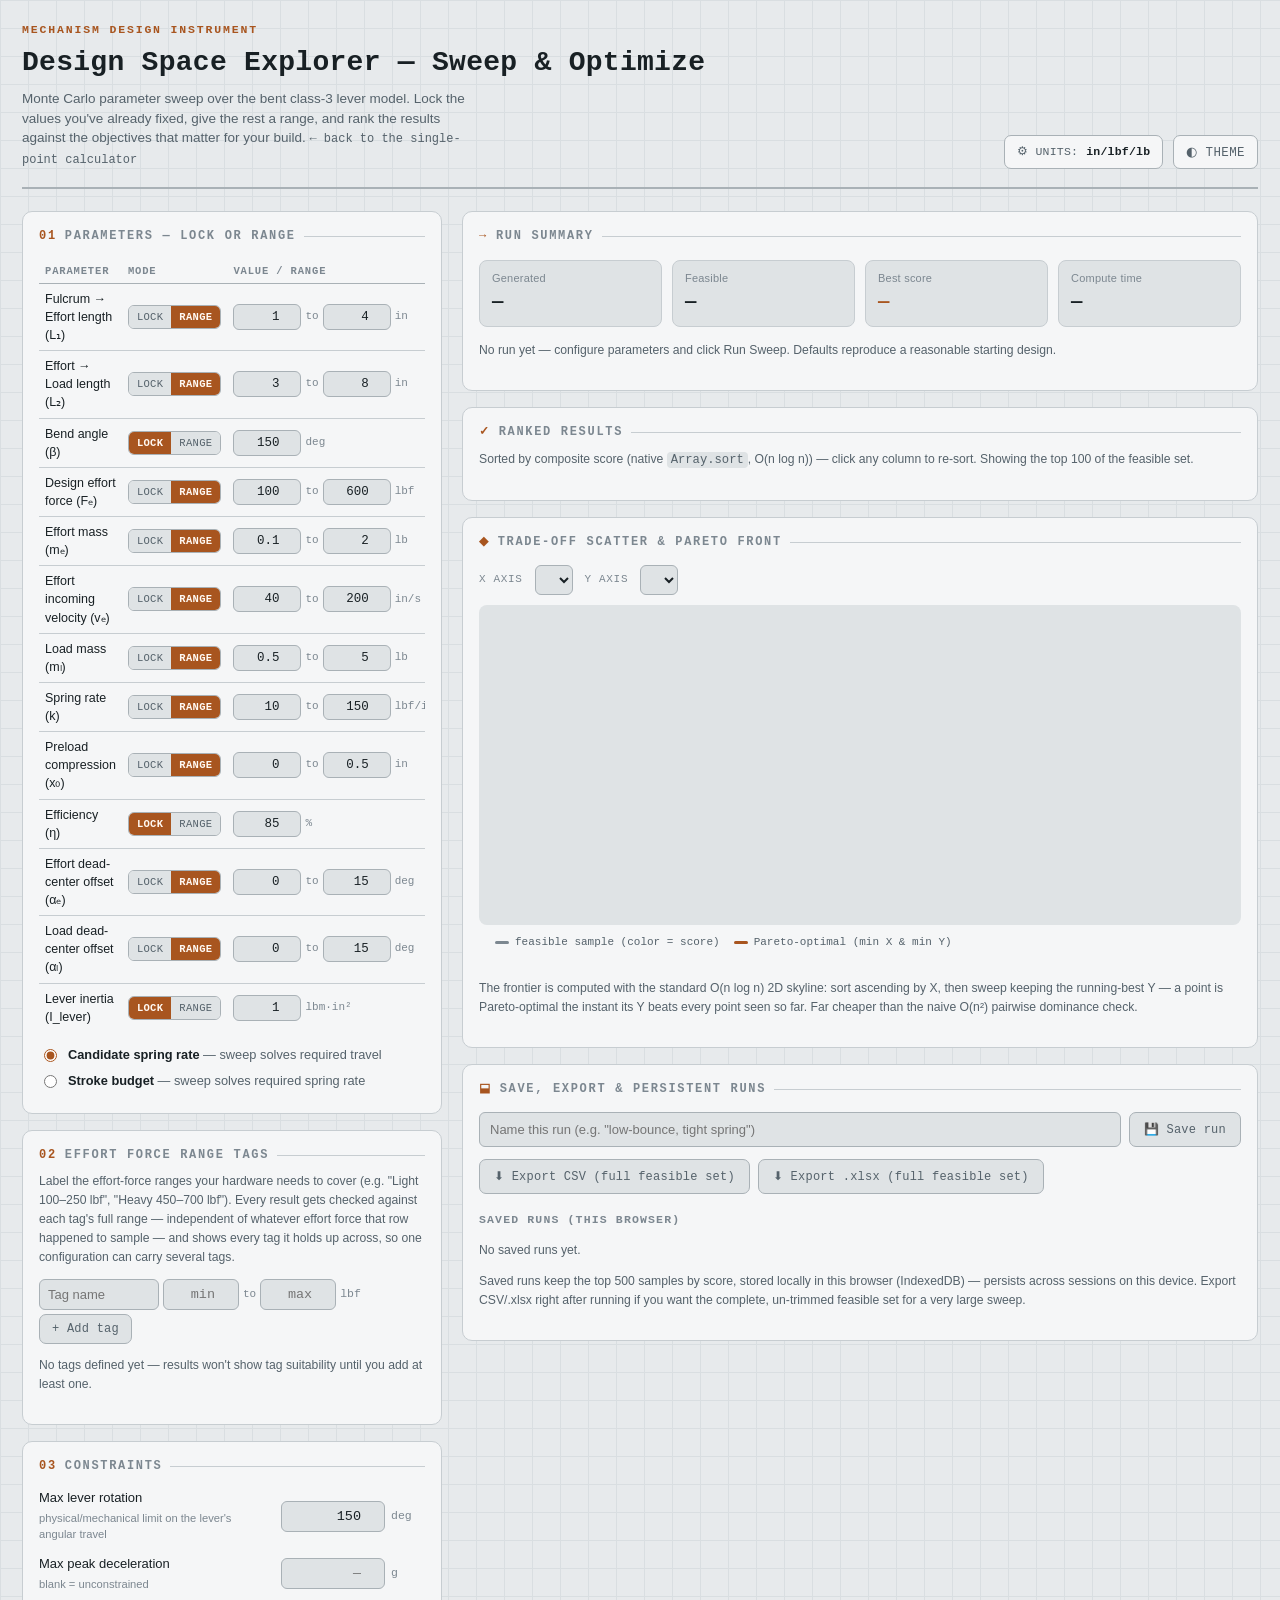
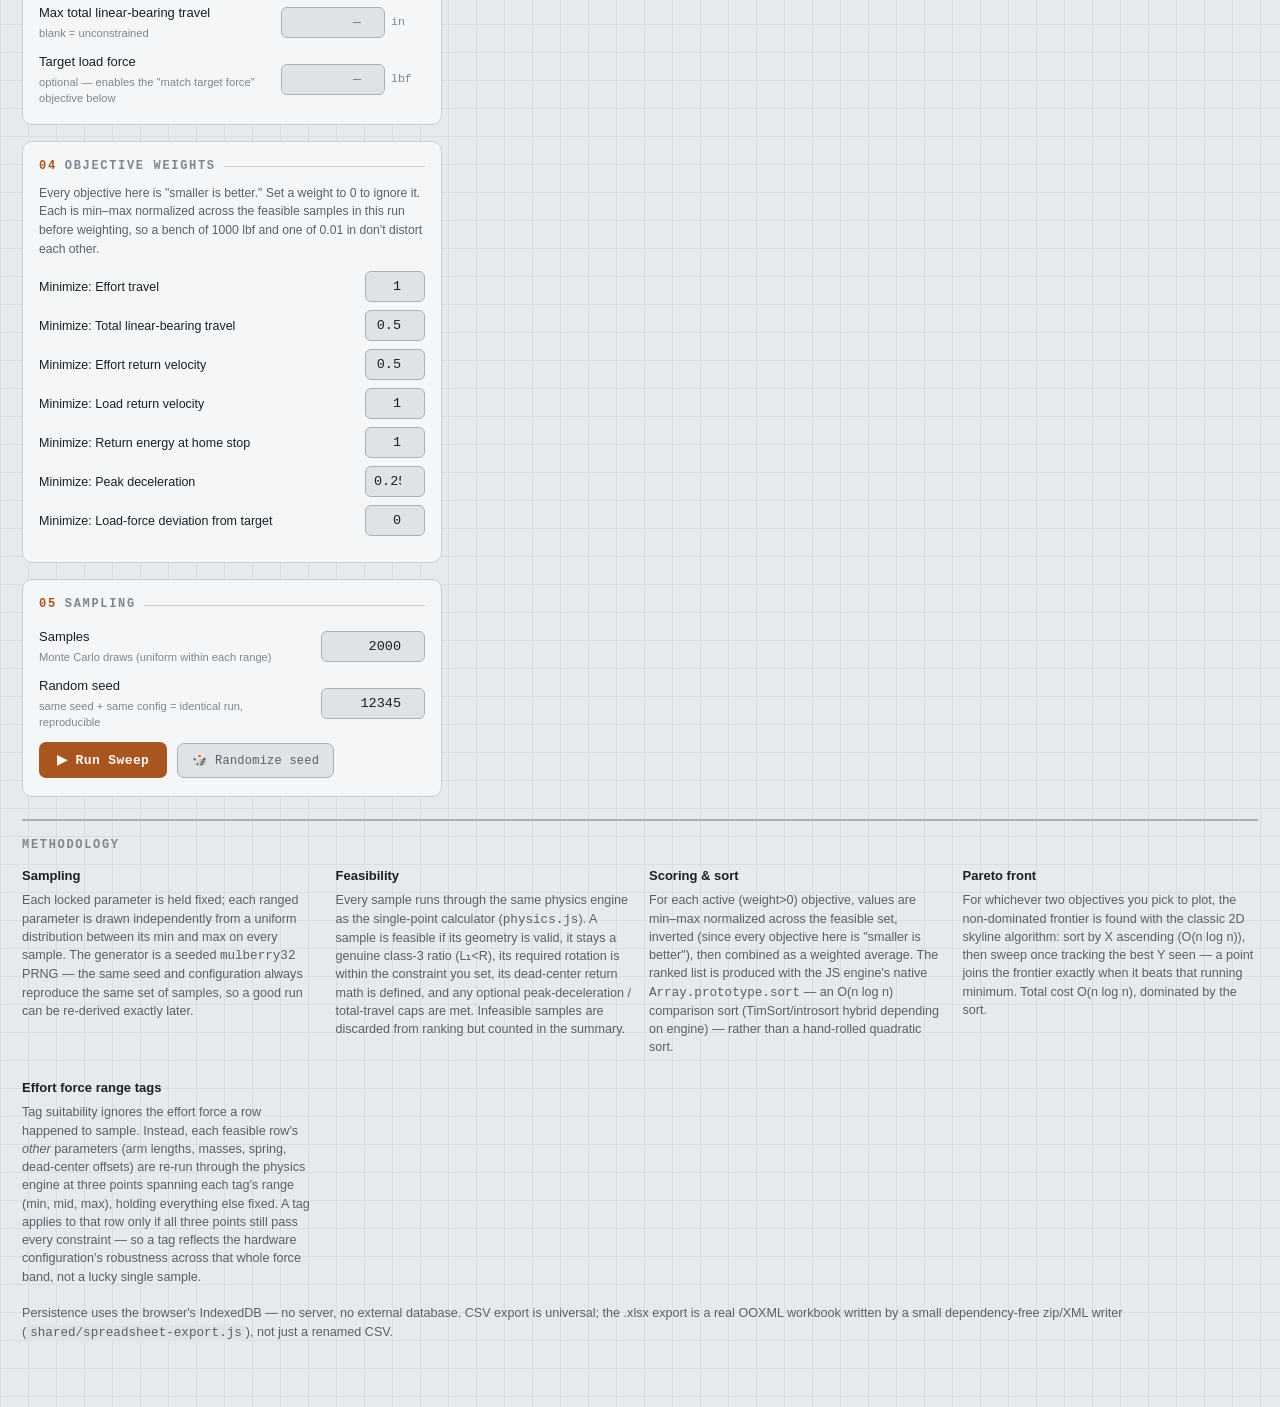
<file: class3-lever-calculator/optimizer.html>
<!doctype html>
<html lang="en">
<head>
<meta charset="UTF-8" />
<meta name="viewport" content="width=device-width, initial-scale=1.0" />
<title>Bent Class-3 Lever — Design Space Explorer</title>
<link rel="stylesheet" href="../shared/theme.css" />
<style>
  /* ---------- page-specific additions ---------- */
  .param-table { width: 100%; border-collapse: collapse; }
  .param-table th {
    text-align: left; font-family: var(--font-mono); font-size: 10.5px; letter-spacing: 0.08em;
    text-transform: uppercase; color: var(--ink-faint); padding: 4px 6px; border-bottom: 1px solid var(--line-strong);
  }
  .param-table td { padding: 6px 6px; border-bottom: 1px solid var(--line); font-size: 12.5px; vertical-align: middle; }
  .param-table tr:last-child td { border-bottom: none; }
  .param-table input[type="number"] { width: 68px; font-size: 12.5px; padding: 5px 6px; }
  .mode-toggle { display: inline-flex; border: 1px solid var(--line-strong); border-radius: 6px; overflow: hidden; }
  .mode-toggle button {
    border: none; background: var(--surface-2); color: var(--ink-soft); font-family: var(--font-mono);
    font-size: 10.5px; padding: 5px 8px; cursor: pointer; letter-spacing: 0.03em;
  }
  .mode-toggle button.active { background: var(--accent); color: var(--accent-ink); font-weight: 700; }
  .range-cell { display: flex; align-items: center; gap: 4px; }
  .range-cell span.to { color: var(--ink-faint); font-family: var(--font-mono); font-size: 11px; }
  .param-label { font-size: 12.5px; color: var(--ink); }

  .weight-row { display: grid; grid-template-columns: 1fr 60px; gap: 8px; align-items: center; margin-bottom: 8px; }
  .weight-row label { font-size: 12.5px; color: var(--ink); }
  .weight-row input { width: 100%; }

  .run-bar { display: flex; flex-wrap: wrap; gap: 10px; align-items: center; margin-top: 4px; }

  .summary-strip { display: grid; grid-template-columns: repeat(auto-fit, minmax(120px, 1fr)); gap: 10px; margin-bottom: 14px; }

  th.sortable { cursor: pointer; user-select: none; white-space: nowrap; }
  th.sortable:hover { color: var(--ink); }
  th.sortable .arrow { color: var(--accent); margin-left: 3px; }
  td.pareto-yes { position: relative; }
  tr.pareto-row { background: var(--accent-soft); }

  .axis-picker { display: flex; gap: 12px; flex-wrap: wrap; margin-bottom: 10px; align-items: center; }
  .axis-picker label { font-family: var(--font-mono); font-size: 11px; color: var(--ink-faint); text-transform: uppercase; letter-spacing: 0.06em; }
  .axis-picker select {
    font-family: var(--font-mono); font-size: 12px; padding: 6px 8px; border-radius: 6px;
    border: 1px solid var(--line-strong); background: var(--surface-2); color: var(--ink);
  }
  canvas#scatter { width: 100%; height: 320px; display: block; background: var(--surface-2); border-radius: 8px; }

  .saved-run { display: flex; justify-content: space-between; align-items: center; gap: 8px; padding: 8px 0; border-bottom: 1px solid var(--line); }
  .saved-run:last-child { border-bottom: none; }
  .saved-run .meta { font-size: 12px; color: var(--ink-soft); }
  .saved-run .meta strong { color: var(--ink); }
  .saved-run .actions { display: flex; gap: 6px; flex-wrap: wrap; }
  .saved-run .actions button {
    background: none; border: 1px solid var(--line-strong); color: var(--ink-soft); border-radius: 5px;
    padding: 4px 8px; font-family: var(--font-mono); font-size: 10.5px; cursor: pointer;
  }
  .saved-run .actions button:hover { color: var(--accent); border-color: var(--accent); }

  .save-row { display: flex; gap: 8px; margin-bottom: 12px; }
  .save-row input[type="text"] {
    flex: 1; padding: 8px 10px; border-radius: 6px; border: 1px solid var(--line-strong);
    background: var(--surface-2); color: var(--ink); font-size: 13px; font-family: var(--font-sans);
  }

  .export-row { display: flex; gap: 8px; flex-wrap: wrap; margin-top: 10px; }

  .tag-chip {
    display: inline-flex; align-items: center; gap: 6px; background: var(--accent-soft);
    color: var(--accent); border: 1px solid color-mix(in srgb, var(--accent) 40%, transparent);
    border-radius: 100px; padding: 4px 10px; font-family: var(--font-mono); font-size: 11px; margin: 2px 4px 2px 0;
  }
  .tag-chip button {
    background: none; border: none; color: inherit; cursor: pointer; font-size: 12px; line-height: 1; padding: 0;
  }
  .tag-cell-chip {
    display: inline-block; background: var(--surface-2); color: var(--ink-soft); border: 1px solid var(--line);
    border-radius: 100px; padding: 2px 8px; font-size: 10.5px; font-family: var(--font-mono); margin: 1px 2px;
    white-space: nowrap;
  }
</style>
</head>
<body>
<div class="wrap">

  <header class="top">
    <div class="title-block">
      <div class="eyebrow">Mechanism Design Instrument</div>
      <h1>Design Space Explorer — Sweep &amp; Optimize</h1>
      <p class="sub">Monte Carlo parameter sweep over the bent class-3 lever model. Lock the values you've already fixed, give the rest a range, and rank the results against the objectives that matter for your build. <a class="backlink" href="index.html">← back to the single-point calculator</a></p>
    </div>
    <div class="top-controls">
      <a class="units-btn" id="unitsLink" href="settings.html">⚙ UNITS: <span class="cur" id="unitsSummary">…</span></a>
      <button class="theme-btn" id="themeToggle" type="button">◐ THEME</button>
    </div>
  </header>

  <div class="layout">
    <!-- ============ CONFIG COLUMN ============ -->
    <div class="col">

      <div class="card">
        <h2><span class="n">01</span> Parameters — Lock or Range</h2>
        <div class="table-wrap">
          <table class="param-table" id="paramTable">
            <thead><tr><th>Parameter</th><th>Mode</th><th>Value / Range</th></tr></thead>
            <tbody></tbody>
          </table>
        </div>
        <div class="radio-toggle" id="springModeToggle" style="margin-top:14px;">
          <label><input type="radio" name="springMode" value="givenK" checked> <span><strong>Candidate spring rate</strong> — sweep solves required travel</span></label>
          <label><input type="radio" name="springMode" value="givenX"> <span><strong>Stroke budget</strong> — sweep solves required spring rate</span></label>
        </div>
      </div>

      <div class="card">
        <h2><span class="n">02</span> Effort Force Range Tags</h2>
        <p class="note" style="margin-top:-6px;">Label the effort-force ranges your hardware needs to cover (e.g. "Light 100–250 lbf", "Heavy 450–700 lbf"). Every result gets checked against each tag's full range — independent of whatever effort force that row happened to sample — and shows every tag it holds up across, so one configuration can carry several tags.</p>
        <div class="field-row" style="grid-template-columns: 1fr;">
          <div class="range-cell" style="flex-wrap:wrap;">
            <input type="text" id="tagName" placeholder="Tag name" style="width:120px; padding:7px 8px; border-radius:6px; border:1px solid var(--line-strong); background:var(--surface-2); color:var(--ink); font-family:var(--font-sans); font-size:13px;">
            <input type="number" id="tagMin" placeholder="min" style="width:76px;">
            <span class="to">to</span>
            <input type="number" id="tagMax" placeholder="max" style="width:76px;">
            <span class="unit-tag" data-u="force"></span>
            <button class="ghost-btn" id="addTagBtn" type="button" style="padding:7px 12px;">+ Add tag</button>
          </div>
        </div>
        <div id="tagList" style="margin-top:10px;"><p class="note">No tags defined yet — results won't show tag suitability until you add at least one.</p></div>
      </div>

      <div class="card">
        <h2><span class="n">03</span> Constraints</h2>
        <div class="field-row">
          <label><span class="label-text">Max lever rotation</span><span class="hint">physical/mechanical limit on the lever's angular travel</span></label>
          <div class="input-unit"><input type="number" id="cMaxDTheta" value="150" min="1" max="179" /><span class="unit-tag" data-u="angle"></span></div>
        </div>
        <div class="field-row">
          <label><span class="label-text">Max peak deceleration</span><span class="hint">blank = unconstrained</span></label>
          <div class="input-unit"><input type="number" id="cMaxG" placeholder="—" /><span class="unit-tag">g</span></div>
        </div>
        <div class="field-row">
          <label><span class="label-text">Max total linear-bearing travel</span><span class="hint">blank = unconstrained</span></label>
          <div class="input-unit"><input type="number" id="cMaxTravel" placeholder="—" /><span class="unit-tag" data-u="length"></span></div>
        </div>
        <div class="field-row">
          <label><span class="label-text">Target load force</span><span class="hint">optional — enables the "match target force" objective below</span></label>
          <div class="input-unit"><input type="number" id="cTargetFl" placeholder="—" /><span class="unit-tag" data-u="force"></span></div>
        </div>
      </div>

      <div class="card">
        <h2><span class="n">04</span> Objective Weights</h2>
        <p class="note" style="margin-top:-6px;">Every objective here is "smaller is better." Set a weight to 0 to ignore it. Each is min–max normalized across the feasible samples in this run before weighting, so a bench of 1000 lbf and one of 0.01 in don't distort each other.</p>
        <div id="weightRows"></div>
      </div>

      <div class="card">
        <h2><span class="n">05</span> Sampling</h2>
        <div class="field-row">
          <label><span class="label-text">Samples</span><span class="hint">Monte Carlo draws (uniform within each range)</span></label>
          <div class="input-unit"><input type="number" id="nSamples" value="2000" min="10" max="50000" step="1" /></div>
        </div>
        <div class="field-row">
          <label><span class="label-text">Random seed</span><span class="hint">same seed + same config = identical run, reproducible</span></label>
          <div class="input-unit"><input type="number" id="seed" value="12345" /></div>
        </div>
        <div class="run-bar">
          <button class="run-btn" id="runBtn" type="button">▶ Run Sweep</button>
          <button class="ghost-btn" id="randomSeedBtn" type="button">🎲 Randomize seed</button>
        </div>
      </div>

    </div>

    <!-- ============ RESULTS COLUMN ============ -->
    <div class="col">

      <div class="card">
        <h2><span class="n">→</span> Run Summary</h2>
        <div class="summary-strip" id="summaryStrip">
          <div class="stat"><div class="label">Generated</div><div class="value">—</div></div>
          <div class="stat"><div class="label">Feasible</div><div class="value">—</div></div>
          <div class="stat accent"><div class="label">Best score</div><div class="value">—</div></div>
          <div class="stat"><div class="label">Compute time</div><div class="value">—</div></div>
        </div>
        <div id="tagCoverage" style="margin-bottom:8px;"></div>
        <p class="note" id="emptyNote">No run yet — configure parameters and click Run Sweep. Defaults reproduce a reasonable starting design.</p>
      </div>

      <div class="card">
        <h2><span class="n">✓</span> Ranked Results</h2>
        <p class="note" style="margin-top:-6px;">Sorted by composite score (native <code>Array.sort</code>, O(n log n)) — click any column to re-sort. Showing the top <span id="tableLimitLabel">100</span> of the feasible set.</p>
        <div class="table-wrap">
          <table class="spec" id="resultsTable">
            <thead><tr></tr></thead>
            <tbody></tbody>
          </table>
        </div>
      </div>

      <div class="card">
        <h2><span class="n">◆</span> Trade-off Scatter &amp; Pareto Front</h2>
        <div class="axis-picker">
          <label>X axis</label><select id="axisX"></select>
          <label>Y axis</label><select id="axisY"></select>
          <span class="note" id="paretoCount" style="margin:0;"></span>
        </div>
        <canvas id="scatter" width="900" height="320"></canvas>
        <div class="diagram-legend">
          <span class="item"><span class="swatch" style="background:var(--ink-faint);"></span> feasible sample (color = score)</span>
          <span class="item"><span class="swatch" style="background:var(--accent);"></span> Pareto-optimal (min X &amp; min Y)</span>
        </div>
        <p class="note">The frontier is computed with the standard O(n log n) 2D skyline: sort ascending by X, then sweep keeping the running-best Y — a point is Pareto-optimal the instant its Y beats every point seen so far. Far cheaper than the naive O(n²) pairwise dominance check.</p>
      </div>

      <div class="card">
        <h2><span class="n">⬓</span> Save, Export &amp; Persistent Runs</h2>
        <div class="save-row">
          <input type="text" id="saveName" placeholder="Name this run (e.g. &quot;low-bounce, tight spring&quot;)" />
          <button class="ghost-btn" id="saveBtn" type="button">💾 Save run</button>
        </div>
        <div class="export-row">
          <button class="ghost-btn" id="exportCsvBtn" type="button">⬇ Export CSV (full feasible set)</button>
          <button class="ghost-btn" id="exportXlsxBtn" type="button">⬇ Export .xlsx (full feasible set)</button>
        </div>
        <h3 style="font-family:var(--font-mono); font-size:11.5px; letter-spacing:0.1em; text-transform:uppercase; color:var(--ink-faint); margin:18px 0 6px;">Saved runs (this browser)</h3>
        <div id="savedRunsList"><p class="note">No saved runs yet.</p></div>
        <p class="note">Saved runs keep the top 500 samples by score, stored locally in this browser (IndexedDB) — persists across sessions on this device. Export CSV/.xlsx right after running if you want the complete, un-trimmed feasible set for a very large sweep.</p>
      </div>

    </div>
  </div>

  <footer class="methodology">
    <h2>Methodology</h2>
    <div class="grid">
      <div>
        <h3>Sampling</h3>
        <p>Each locked parameter is held fixed; each ranged parameter is drawn independently from a uniform distribution between its min and max on every sample. The generator is a seeded <code>mulberry32</code> PRNG — the same seed and configuration always reproduce the same set of samples, so a good run can be re-derived exactly later.</p>
      </div>
      <div>
        <h3>Feasibility</h3>
        <p>Every sample runs through the same physics engine as the single-point calculator (<code>physics.js</code>). A sample is feasible if its geometry is valid, it stays a genuine class-3 ratio (L₁&lt;R), its required rotation is within the constraint you set, its dead-center return math is defined, and any optional peak-deceleration / total-travel caps are met. Infeasible samples are discarded from ranking but counted in the summary.</p>
      </div>
      <div>
        <h3>Scoring &amp; sort</h3>
        <p>For each active (weight&gt;0) objective, values are min–max normalized across the feasible set, inverted (since every objective here is "smaller is better"), then combined as a weighted average. The ranked list is produced with the JS engine's native <code>Array.prototype.sort</code> — an O(n log n) comparison sort (TimSort/introsort hybrid depending on engine) — rather than a hand-rolled quadratic sort.</p>
      </div>
      <div>
        <h3>Pareto front</h3>
        <p>For whichever two objectives you pick to plot, the non-dominated frontier is found with the classic 2D skyline algorithm: sort by X ascending (O(n log n)), then sweep once tracking the best Y seen — a point joins the frontier exactly when it beats that running minimum. Total cost O(n log n), dominated by the sort.</p>
      </div>
      <div>
        <h3>Effort force range tags</h3>
        <p>Tag suitability ignores the effort force a row happened to sample. Instead, each feasible row's <em>other</em> parameters (arm lengths, masses, spring, dead-center offsets) are re-run through the physics engine at three points spanning each tag's range (min, mid, max), holding everything else fixed. A tag applies to that row only if all three points still pass every constraint — so a tag reflects the hardware configuration's robustness across that whole force band, not a lucky single sample.</p>
      </div>
    </div>
    <p class="note" style="margin-top:14px;">Persistence uses the browser's IndexedDB — no server, no external database. CSV export is universal; the .xlsx export is a real OOXML workbook written by a small dependency-free zip/XML writer (<code>shared/spreadsheet-export.js</code>), not just a renamed CSV.</p>
  </footer>

</div>

<script src="../shared/units.js"></script>
<script src="../shared/unit-prefs.js"></script>
<script src="../shared/prng.js"></script>
<script src="../shared/spreadsheet-export.js"></script>
<script src="../shared/idb-store.js"></script>
<script src="physics.js"></script>
<script>
(function () {
  "use strict";

  const LP = window.LeverPhysics;
  const SU = window.SharedUnits;
  const DEG_TO_RAD = Math.PI / 180;
  let unitPrefs = window.SharedUnitPrefs.load();

  // ---------- parameter metadata ----------
  const PARAM_DEFS = [
    { id: "L1", label: "Fulcrum → Effort length (L₁)", kind: "length", lock: 2.0, range: [1, 4] },
    { id: "L2", label: "Effort → Load length (L₂)", kind: "length", lock: 5.0, range: [3, 8] },
    { id: "beta", label: "Bend angle (β)", kind: "angle", lock: 150, range: [90, 180] },
    { id: "Fe", label: "Design effort force (Fₑ)", kind: "force", lock: 300, range: [100, 600] },
    { id: "me", label: "Effort mass (mₑ)", kind: "mass", lock: 0.5, range: [0.1, 2] },
    { id: "ve", label: "Effort incoming velocity (vₑ)", kind: "velocity", lock: 120, range: [40, 200] },
    { id: "ml", label: "Load mass (mₗ)", kind: "mass", lock: 2.0, range: [0.5, 5] },
    { id: "k", label: "Spring rate (k)", kind: "rate", lock: 50, range: [10, 150], springMode: "givenK" },
    { id: "xBudget", label: "Spring travel budget", kind: "length", lock: 1.0, range: [0.25, 2], springMode: "givenX" },
    { id: "xPreload", label: "Preload compression (x₀)", kind: "length", lock: 0, range: [0, 0.5] },
    { id: "eta", label: "Efficiency (η)", kind: "pct", lock: 85, range: [60, 95] },
    { id: "alphaEffort", label: "Effort dead-center offset (αₑ)", kind: "angle", lock: 3, range: [0, 15] },
    { id: "alphaLoad", label: "Load dead-center offset (αₗ)", kind: "angle", lock: 3, range: [0, 15] },
    { id: "ILever", label: "Lever inertia (I_lever)", kind: "inertia", lock: 1.0, range: [0.2, 3] }
  ];
  const ANGLE_CONSTRAINT = { kind: "angle" }; // shared helper target for the standalone maxDTheta constraint field

  // beta/alphaEffort/alphaLoad/maxDTheta all travel through physics.js as plain
  // degrees; "angle" kind here just controls what unit the UI shows/accepts
  // (deg or rad) — converted at this boundary, same pattern as index.html.
  function paramToSI(p, displayVal) {
    if (p.kind === "angle") return SU.fromSI("angle", SU.toSI("angle", displayVal, unitPrefs.angle), "deg");
    if (p.kind === "pct") return displayVal / 100;
    return SU.toSI(p.kind, displayVal, unitPrefs[p.kind]);
  }
  function paramFromSI(p, valueInDeg_or_SI) {
    if (p.kind === "angle") return SU.fromSI("angle", SU.toSI("angle", valueInDeg_or_SI, "deg"), unitPrefs.angle);
    if (p.kind === "pct") return valueInDeg_or_SI * 100;
    return SU.fromSI(p.kind, valueInDeg_or_SI, unitPrefs[p.kind]);
  }
  function unitLabel(p) {
    if (p.kind === "pct") return "%";
    return SU.label(p.kind, unitPrefs[p.kind]);
  }

  // param config state: { mode: 'lock'|'range', lock: number, min: number, max: number } in DISPLAY units
  const paramConfigs = {};
  PARAM_DEFS.forEach(p => {
    paramConfigs[p.id] = { mode: "range", lock: p.lock, min: p.range[0], max: p.range[1] };
  });
  paramConfigs.beta.mode = "lock"; // sensible default: most people fix bend angle, sweep the rest
  paramConfigs.ILever.mode = "lock";
  paramConfigs.eta.mode = "lock";

  let springMode = "givenK";

  // ---------- metrics (all "smaller is better") ----------
  const METRICS = [
    { id: "sE", label: "Effort travel", kind: "length", get: s => s.r.sE },
    { id: "totalTravel", label: "Total linear-bearing travel", kind: "length", get: s => s.r.totalTravel },
    { id: "vEffortHome", label: "Effort return velocity", kind: "velocity", get: s => s.r.vEffortHome },
    { id: "vLoadHome", label: "Load return velocity", kind: "velocity", get: s => s.r.vLoadHome },
    { id: "Ereturn", label: "Return energy at home stop", kind: "energy", get: s => s.r.Ereturn },
    { id: "aMaxG", label: "Peak deceleration", kind: "g", get: s => s.r.aMaxG },
    { id: "FloadDevPct", label: "Load-force deviation from target", kind: "pct", get: s => s.FloadDevPct }
  ];
  const defaultWeights = { sE: 1, totalTravel: 0.5, vEffortHome: 0.5, vLoadHome: 1, Ereturn: 1, aMaxG: 0.25, FloadDevPct: 0 };
  const weights = Object.assign({}, defaultWeights);

  function fmtMetric(kind, siVal) {
    if (kind === "g" || kind === "pct") return siVal;
    return SU.fromSI(kind, siVal, unitPrefs[kind]);
  }
  function metricUnit(kind) {
    if (kind === "g") return "g";
    if (kind === "pct") return "%";
    return SU.label(kind, unitPrefs[kind]);
  }

  // ---------- effort force range tags ----------
  // Each tag: { id, name, minSI, maxSI } — persisted separately from runs so
  // they survive across sweeps and stay available for tagging future ones.
  const tagsIdb = new window.SharedIDB.Store("clement-math-lever-tags", "tags");
  let tags = [];

  async function loadTags() {
    try { tags = await tagsIdb.getAll(); } catch (e) { tags = []; }
    renderTagList();
  }

  function renderTagList() {
    const el = document.getElementById("tagList");
    if (!tags.length) { el.innerHTML = `<p class="note">No tags defined yet — results won't show tag suitability until you add at least one.</p>`; return; }
    el.innerHTML = "";
    tags.forEach(t => {
      const chip = document.createElement("span");
      chip.className = "tag-chip";
      const lo = SU.fromSI("force", t.minSI, unitPrefs.force).toFixed(1);
      const hi = SU.fromSI("force", t.maxSI, unitPrefs.force).toFixed(1);
      chip.innerHTML = `${escapeHtml(t.name)} (${lo}–${hi} ${SU.label("force", unitPrefs.force)}) <button title="Remove tag">×</button>`;
      chip.querySelector("button").addEventListener("click", async () => {
        try { await tagsIdb.delete(t.id); } catch (e) { showToast("Couldn't remove tag: " + e.message, true); return; }
        await loadTags();
      });
      el.appendChild(chip);
    });
  }

  document.getElementById("addTagBtn").addEventListener("click", async () => {
    const name = document.getElementById("tagName").value.trim();
    let min = parseFloat(document.getElementById("tagMin").value);
    let max = parseFloat(document.getElementById("tagMax").value);
    if (!name || !isFinite(min) || !isFinite(max)) return;
    if (min > max) { const t = min; min = max; max = t; }
    try {
      await tagsIdb.put({ name, minSI: SU.toSI("force", min, unitPrefs.force), maxSI: SU.toSI("force", max, unitPrefs.force) });
    } catch (e) { showToast("Couldn't save tag: " + e.message, true); return; }
    document.getElementById("tagName").value = "";
    document.getElementById("tagMin").value = "";
    document.getElementById("tagMax").value = "";
    await loadTags();
  });

  // Constraint check shared between the main feasibility filter and tag testing.
  function passesConstraints(r, c) {
    return r.feasible && r.dThetaDeg <= c.maxDTheta && r.aMaxG <= c.maxG && r.totalTravel <= c.maxTravelSI;
  }

  // A tag applies to a sample's configuration if, holding every other
  // parameter fixed, the design still passes all constraints at the low,
  // mid, and high end of that tag's effort-force range — independent of
  // whatever Fe the sample itself happened to be drawn with.
  function computeSampleTags(sampleInput, constraints) {
    if (!tags.length) return [];
    const names = [];
    for (const t of tags) {
      const testPoints = [t.minSI, (t.minSI + t.maxSI) / 2, t.maxSI];
      const ok = testPoints.every(FeTest => {
        const r2 = LP.computeAll(Object.assign({}, sampleInput, { Fe: FeTest }));
        return passesConstraints(r2, constraints);
      });
      if (ok) names.push(t.name);
    }
    return names;
  }

  // ---------- build parameter table UI ----------
  const paramTableBody = document.querySelector("#paramTable tbody");
  function renderParamTable() {
    paramTableBody.innerHTML = "";
    PARAM_DEFS.forEach(p => {
      if (p.springMode && p.springMode !== springMode) return;
      const cfg = paramConfigs[p.id];
      const tr = document.createElement("tr");
      tr.dataset.id = p.id;

      const tdLabel = document.createElement("td");
      tdLabel.innerHTML = `<span class="param-label">${p.label}</span>`;
      tr.appendChild(tdLabel);

      const tdMode = document.createElement("td");
      tdMode.innerHTML = `<div class="mode-toggle">
        <button data-mode="lock" class="${cfg.mode === "lock" ? "active" : ""}">LOCK</button>
        <button data-mode="range" class="${cfg.mode === "range" ? "active" : ""}">RANGE</button>
      </div>`;
      tr.appendChild(tdMode);

      const tdVal = document.createElement("td");
      renderValueCell(tdVal, p, cfg);
      tr.appendChild(tdVal);

      paramTableBody.appendChild(tr);

      tdMode.querySelectorAll("button").forEach(btn => {
        btn.addEventListener("click", () => {
          cfg.mode = btn.dataset.mode;
          tdMode.querySelectorAll("button").forEach(b => b.classList.toggle("active", b === btn));
          renderValueCell(tdVal, p, cfg);
        });
      });
    });
  }

  // HTML-level guardrail so a sweep can't be seeded with physically
  // impossible values (negative mass, negative force, etc.) — physics.js
  // still independently validates every sample regardless.
  function inputBoundsFor(p) {
    if (p.id === "beta") return 'min="-180" max="180"'; // 350 and -10 are the same bend — physics.js normalizes either way
    if (p.id === "alphaEffort" || p.id === "alphaLoad") return 'min="0" max="89.9"';
    if (p.kind === "pct") return 'min="0" max="100"';
    return 'min="0"'; // length, force, mass, velocity, rate, inertia are all positive-only quantities
  }

  function renderValueCell(td, p, cfg) {
    td.innerHTML = "";
    const unit = unitLabel(p);
    const bounds = inputBoundsFor(p);
    if (cfg.mode === "lock") {
      td.innerHTML = `<div class="range-cell"><input type="number" class="v-lock" step="any" ${bounds} value="${cfg.lock}"> <span class="to">${unit}</span></div>`;
      td.querySelector(".v-lock").addEventListener("input", e => { cfg.lock = parseFloat(e.target.value) || 0; });
    } else {
      td.innerHTML = `<div class="range-cell"><input type="number" class="v-min" step="any" ${bounds} value="${cfg.min}"> <span class="to">to</span> <input type="number" class="v-max" step="any" ${bounds} value="${cfg.max}"> <span class="to">${unit}</span></div>`;
      td.querySelector(".v-min").addEventListener("input", e => { cfg.min = parseFloat(e.target.value) || 0; });
      td.querySelector(".v-max").addEventListener("input", e => { cfg.max = parseFloat(e.target.value) || 0; });
    }
  }

  document.querySelectorAll('input[name="springMode"]').forEach(r => {
    r.addEventListener("change", e => { springMode = e.target.value; renderParamTable(); });
  });

  // ---------- weight rows ----------
  const weightRowsEl = document.getElementById("weightRows");
  function renderWeightRows() {
    weightRowsEl.innerHTML = "";
    METRICS.forEach(m => {
      const row = document.createElement("div");
      row.className = "weight-row";
      row.innerHTML = `<label>Minimize: ${m.label}</label><input type="number" step="0.05" min="0" max="5" value="${weights[m.id]}">`;
      row.querySelector("input").addEventListener("input", e => { weights[m.id] = Math.max(0, parseFloat(e.target.value) || 0); });
      weightRowsEl.appendChild(row);
    });
  }

  // ---------- unit preferences (shared across pages via settings.html) ----------
  function refreshUnitTags() {
    document.querySelectorAll(".unit-tag[data-u]").forEach(el => {
      const kind = el.getAttribute("data-u");
      el.textContent = SU.label(kind, unitPrefs[kind]);
    });
    document.getElementById("unitsSummary").textContent = `${unitPrefs.length}/${unitPrefs.force}/${unitPrefs.mass}`;
  }

  function applyNewUnitPrefs(newPrefs) {
    const oldPrefs = unitPrefs;
    // convert stored display-unit param configs so the underlying physical scenario is unchanged
    PARAM_DEFS.forEach(p => {
      if (p.kind === "pct") return;
      const cfg = paramConfigs[p.id];
      const oldUnit = p.kind === "angle" ? "deg" : oldPrefs[p.kind];
      const newUnit = p.kind === "angle" ? "deg" : newPrefs[p.kind];
      const convert = v => {
        if (p.kind === "angle") {
          const deg = SU.fromSI("angle", SU.toSI("angle", v, oldPrefs.angle), "deg");
          return round(SU.fromSI("angle", SU.toSI("angle", deg, "deg"), newPrefs.angle));
        }
        return round(SU.fromSI(p.kind, SU.toSI(p.kind, v, oldPrefs[p.kind]), newPrefs[p.kind]));
      };
      cfg.lock = convert(cfg.lock);
      cfg.min = convert(cfg.min);
      cfg.max = convert(cfg.max);
    });
    unitPrefs = newPrefs;
    refreshUnitTags();
    renderParamTable();
    renderTagList();
    if (lastRun) runSweep();
  }

  window.addEventListener("focus", () => applyNewUnitPrefs(window.SharedUnitPrefs.load()));
  window.addEventListener("storage", e => { if (e.key === window.SharedUnitPrefs.STORAGE_KEY) applyNewUnitPrefs(window.SharedUnitPrefs.load()); });

  document.getElementById("themeToggle").addEventListener("click", () => {
    const root = document.documentElement;
    const cur = root.getAttribute("data-theme");
    const prefersDark = window.matchMedia("(prefers-color-scheme: dark)").matches;
    root.setAttribute("data-theme", !cur ? (prefersDark ? "light" : "dark") : (cur === "dark" ? "light" : "dark"));
    if (lastRun) drawScatter();
  });

  function round(v) { return Math.round(v * 10000) / 10000; }

  // ---------- sweep engine ----------
  let lastRun = null; // { samples: feasible[], generated, elapsedMs, config snapshot }

  function runSweep() {
    const n = clampInt(document.getElementById("nSamples").value, 10, 50000, 2000);
    const seed = parseInt(document.getElementById("seed").value, 10) || 12345;
    const rand = window.SharedPRNG.mulberry32(seed);
    const t0 = performance.now();

    const maxDThetaRaw = parseFloat(document.getElementById("cMaxDTheta").value);
    const maxDTheta = isFinite(maxDThetaRaw) ? paramToSI(ANGLE_CONSTRAINT, maxDThetaRaw) : 150;
    const maxGraw = parseFloat(document.getElementById("cMaxG").value);
    const maxG = isFinite(maxGraw) ? maxGraw : Infinity;
    const maxTravelRaw = parseFloat(document.getElementById("cMaxTravel").value);
    const maxTravelSI = isFinite(maxTravelRaw) ? SU.toSI("length", maxTravelRaw, unitPrefs.length) : Infinity;
    const targetFlRaw = parseFloat(document.getElementById("cTargetFl").value);
    const targetFlSI = isFinite(targetFlRaw) && targetFlRaw > 0 ? SU.toSI("force", targetFlRaw, unitPrefs.force) : 0;

    const all = [];
    for (let i = 0; i < n; i++) {
      const input = { springMode, maxDThetaDeg: maxDTheta };
      PARAM_DEFS.forEach(p => {
        if (p.springMode && p.springMode !== springMode) return;
        const cfg = paramConfigs[p.id];
        const displayVal = cfg.mode === "lock" ? cfg.lock : window.SharedPRNG.uniform(rand, cfg.min, cfg.max);
        input[p.id] = paramToSI(p, displayVal);
      });
      if (input.k === undefined) input.k = 0;
      if (input.xBudget === undefined) input.xBudget = 0;

      const r = LP.computeAll(input);
      const FloadDevPct = targetFlSI > 0 && isFinite(r.Fl) ? Math.abs(r.Fl - targetFlSI) / targetFlSI * 100 : 0;
      all.push({ input, r, FloadDevPct, score: 0 });
    }

    const constraints = { maxDTheta, maxG, maxTravelSI };
    const feasible = all.filter(s => passesConstraints(s.r, constraints));
    feasible.forEach(s => { s.tags = computeSampleTags(s.input, constraints); });

    // composite scoring
    const activeMetrics = METRICS.filter(m => weights[m.id] > 0 && (m.id !== "FloadDevPct" || targetFlSI > 0));
    const ranges = {};
    activeMetrics.forEach(m => {
      let lo = Infinity, hi = -Infinity;
      feasible.forEach(s => { const v = m.get(s); if (v < lo) lo = v; if (v > hi) hi = v; });
      ranges[m.id] = { lo, hi };
    });
    const totalWeight = activeMetrics.reduce((a, m) => a + weights[m.id], 0) || 1;
    feasible.forEach(s => {
      let score = 0;
      activeMetrics.forEach(m => {
        const v = m.get(s);
        const { lo, hi } = ranges[m.id];
        const norm = hi > lo ? (v - lo) / (hi - lo) : 0;
        score += weights[m.id] * (1 - norm);
      });
      s.score = score / totalWeight;
    });
    feasible.sort((a, b) => b.score - a.score); // native O(n log n) sort

    const elapsedMs = performance.now() - t0;
    lastRun = { feasible, generated: n, elapsedMs, activeMetrics };
    renderSummary();
    renderResultsTable("score", "desc");
    populateAxisPickers();
    drawScatter();
    document.getElementById("emptyNote").style.display = "none";
  }

  function clampInt(v, lo, hi, dflt) {
    const n = parseInt(v, 10);
    if (!isFinite(n)) return dflt;
    return Math.max(lo, Math.min(hi, n));
  }

  document.getElementById("runBtn").addEventListener("click", runSweep);
  document.getElementById("randomSeedBtn").addEventListener("click", () => {
    document.getElementById("seed").value = Math.floor(Math.random() * 2147483647);
  });

  // ---------- summary ----------
  function renderSummary() {
    const strip = document.getElementById("summaryStrip");
    const best = lastRun.feasible[0];
    strip.innerHTML = `
      <div class="stat"><div class="label">Generated</div><div class="value">${lastRun.generated.toLocaleString()}</div></div>
      <div class="stat"><div class="label">Feasible</div><div class="value">${lastRun.feasible.length.toLocaleString()} <span class="unit">/ ${lastRun.generated.toLocaleString()}</span></div></div>
      <div class="stat accent"><div class="label">Best score</div><div class="value">${best ? best.score.toFixed(4) : "—"}</div></div>
      <div class="stat"><div class="label">Compute time</div><div class="value">${lastRun.elapsedMs.toFixed(1)} <span class="unit">ms</span></div></div>
    `;
    const tagCoverageEl = document.getElementById("tagCoverage");
    if (!tags.length) { tagCoverageEl.innerHTML = ""; return; }
    tagCoverageEl.innerHTML = tags.map(t => {
      const count = lastRun.feasible.filter(s => s.tags.includes(t.name)).length;
      return `<span class="tag-chip">${escapeHtml(t.name)}: ${count} of ${lastRun.feasible.length} configs</span>`;
    }).join("");
  }

  // ---------- results table ----------
  function paramById(id) { return PARAM_DEFS.find(p => p.id === id); }
  const TABLE_COLS = [
    { id: "rank", label: "#", get: (s, i) => i + 1, dec: 0 },
    { id: "score", label: "Score", get: s => s.score, dec: 4 },
    { id: "L1", label: "L1", kind: "length", get: s => paramFromSI(paramById("L1"), s.input.L1), dec: 3 },
    { id: "L2", label: "L2", kind: "length", get: s => paramFromSI(paramById("L2"), s.input.L2), dec: 3 },
    { id: "beta", label: "β", kind: "angle", get: s => paramFromSI(paramById("beta"), s.input.beta), dec: 1 },
    { id: "Fe", label: "Fe", kind: "force", get: s => paramFromSI(paramById("Fe"), s.input.Fe), dec: 1 },
    { id: "me", label: "me", kind: "mass", get: s => paramFromSI(paramById("me"), s.input.me), dec: 3 },
    { id: "ve", label: "ve", kind: "velocity", get: s => paramFromSI(paramById("ve"), s.input.ve), dec: 1 },
    { id: "ml", label: "ml", kind: "mass", get: s => paramFromSI(paramById("ml"), s.input.ml), dec: 3 },
    { id: "xPreload", label: "x0", kind: "length", get: s => paramFromSI(paramById("xPreload"), s.input.xPreload || 0), dec: 3 },
    { id: "eta", label: "η", kind: "%", get: s => s.input.eta * 100, dec: 0 },
    { id: "alphaEffort", label: "αe", kind: "angle", get: s => paramFromSI(paramById("alphaEffort"), s.input.alphaEffort), dec: 1 },
    { id: "alphaLoad", label: "αl", kind: "angle", get: s => paramFromSI(paramById("alphaLoad"), s.input.alphaLoad), dec: 1 },
    { id: "Fl", label: "F_load", kind: "force", get: s => SU.fromSI("force", s.r.Fl, unitPrefs.force), dec: 2 },
    { id: "sE", label: "s_e", kind: "length", get: s => SU.fromSI("length", s.r.sE, unitPrefs.length), dec: 3 },
    { id: "xMax", label: "x_max", kind: "length", get: s => SU.fromSI("length", s.r.xMax, unitPrefs.length), dec: 3 },
    { id: "vEffortHome", label: "v_e,home", kind: "velocity", get: s => SU.fromSI("velocity", s.r.vEffortHome, unitPrefs.velocity), dec: 3 },
    { id: "vLoadHome", label: "v_l,home", kind: "velocity", get: s => SU.fromSI("velocity", s.r.vLoadHome, unitPrefs.velocity), dec: 3 },
    { id: "totalTravel", label: "Total travel", kind: "length", get: s => SU.fromSI("length", s.r.totalTravel, unitPrefs.length), dec: 3 },
    { id: "tags", label: "Tags", type: "text", get: s => (s.tags || []).join(", ") }
  ];
  function colHeaderLabel(col) {
    if (col.kind === "%") return `${col.label} (%)`;
    if (!col.kind) return col.label;
    return `${col.label} (${SU.label(col.kind, unitPrefs[col.kind])})`;
  }
  const TABLE_LIMIT = 100;
  let sortState = { key: "score", dir: "desc" };

  function renderResultsTable() {
    const table = document.getElementById("resultsTable");
    const thead = table.querySelector("thead tr");
    thead.innerHTML = "";
    TABLE_COLS.forEach(col => {
      const th = document.createElement("th");
      th.className = "sortable";
      th.textContent = colHeaderLabel(col);
      if (sortState.key === col.id) {
        const arrow = document.createElement("span");
        arrow.className = "arrow";
        arrow.textContent = sortState.dir === "desc" ? "▾" : "▴";
        th.appendChild(arrow);
      }
      th.addEventListener("click", () => {
        if (sortState.key === col.id) sortState.dir = sortState.dir === "desc" ? "asc" : "desc";
        else sortState = { key: col.id, dir: "desc" };
        renderResultsTable();
      });
      thead.appendChild(th);
    });

    const col = TABLE_COLS.find(c => c.id === sortState.key);
    const sorted = lastRun.feasible.slice().sort((a, b) => {
      if (col.type === "text") {
        const va = col.get(a, 0), vb = col.get(b, 0);
        return sortState.dir === "desc" ? vb.localeCompare(va) : va.localeCompare(vb);
      }
      const va = col.get(a, 0), vb = col.get(b, 0);
      return sortState.dir === "desc" ? vb - va : va - vb;
    });
    const paretoIdxSet = lastRun.paretoIndexSet || new Set();
    const originalIndex = new Map(lastRun.feasible.map((s, i) => [s, i]));

    const tbody = table.querySelector("tbody");
    tbody.innerHTML = "";
    sorted.slice(0, TABLE_LIMIT).forEach((s) => {
      const tr = document.createElement("tr");
      const isPareto = paretoIdxSet.has(originalIndex.get(s));
      if (isPareto) tr.classList.add("pareto-row");
      TABLE_COLS.forEach(c => {
        const td = document.createElement("td");
        const v = c.get(s, originalIndex.get(s));
        if (c.type === "text") {
          td.innerHTML = v ? v.split(", ").filter(Boolean).map(name => `<span class="tag-cell-chip">${escapeHtml(name)}</span>`).join("") : `<span class="tag-cell-chip">—</span>`;
        } else {
          td.className = "val";
          td.textContent = isFinite(v) ? v.toFixed(c.dec) : "—";
        }
        tr.appendChild(td);
      });
      tbody.appendChild(tr);
    });
    document.getElementById("tableLimitLabel").textContent = Math.min(TABLE_LIMIT, lastRun.feasible.length);
  }

  // ---------- scatter + pareto ----------
  const axisXSel = document.getElementById("axisX");
  const axisYSel = document.getElementById("axisY");
  function populateAxisPickers() {
    const opts = METRICS.filter(m => m.id !== "FloadDevPct" || lastRun.activeMetrics.some(a => a.id === "FloadDevPct"))
      .map(m => `<option value="${m.id}">${m.label}</option>`).join("");
    axisXSel.innerHTML = opts; axisYSel.innerHTML = opts;
    axisXSel.value = "sE"; axisYSel.value = "vLoadHome";
  }
  axisXSel.addEventListener("change", () => { computePareto(); renderResultsTable(); drawScatter(); });
  axisYSel.addEventListener("change", () => { computePareto(); renderResultsTable(); drawScatter(); });

  function computePareto() {
    if (!lastRun) return;
    const mx = METRICS.find(m => m.id === axisXSel.value);
    const my = METRICS.find(m => m.id === axisYSel.value);
    const pts = lastRun.feasible.map((s, i) => ({ i, x: mx.get(s), y: my.get(s) }));
    pts.sort((a, b) => a.x - b.x); // O(n log n)
    let bestY = Infinity;
    const paretoSet = new Set();
    for (const pt of pts) {
      if (pt.y < bestY) { paretoSet.add(pt.i); bestY = pt.y; }
    }
    lastRun.paretoIndexSet = paretoSet;
    document.getElementById("paretoCount").textContent = `${paretoSet.size} of ${lastRun.feasible.length} samples are Pareto-optimal for this pair`;
  }

  function cssVar(name) { return getComputedStyle(document.documentElement).getPropertyValue(name).trim(); }

  function drawScatter() {
    if (!lastRun) return;
    computePareto();
    const canvas = document.getElementById("scatter");
    const rect = canvas.getBoundingClientRect();
    const dpr = window.devicePixelRatio || 1;
    canvas.width = Math.round((rect.width || 860) * dpr);
    canvas.height = Math.round(320 * dpr);
    const ctx = canvas.getContext("2d");
    ctx.setTransform(dpr, 0, 0, dpr, 0, 0);
    const W = rect.width || 860, H = 320;
    ctx.clearRect(0, 0, W, H);

    const mx = METRICS.find(m => m.id === axisXSel.value);
    const my = METRICS.find(m => m.id === axisYSel.value);
    const ink = cssVar("--ink"), inkFaint = cssVar("--ink-faint"), inkSoft = cssVar("--ink-soft"), accent = cssVar("--accent"), line = cssVar("--line");

    const pad = { l: 56, r: 20, t: 16, b: 40 };
    const plotW = W - pad.l - pad.r, plotH = H - pad.t - pad.b;

    const xs = lastRun.feasible.map(mx.get), ys = lastRun.feasible.map(my.get);
    const xMin = Math.min(...xs), xMax = Math.max(...xs);
    const yMin = Math.min(...ys), yMax = Math.max(...ys);
    const sx = v => pad.l + (xMax > xMin ? (v - xMin) / (xMax - xMin) : 0.5) * plotW;
    const sy = v => pad.t + plotH - (yMax > yMin ? (v - yMin) / (yMax - yMin) : 0.5) * plotH;

    // axes
    ctx.strokeStyle = line; ctx.lineWidth = 1;
    ctx.beginPath(); ctx.moveTo(pad.l, pad.t); ctx.lineTo(pad.l, pad.t + plotH); ctx.lineTo(pad.l + plotW, pad.t + plotH); ctx.stroke();
    ctx.fillStyle = inkFaint; ctx.font = "10.5px " + cssVar("--font-mono");
    ctx.fillText(fmtAxisVal(mx, xMin), pad.l, pad.t + plotH + 14);
    ctx.fillText(fmtAxisVal(mx, xMax), pad.l + plotW - 30, pad.t + plotH + 14);
    ctx.save(); ctx.translate(12, pad.t + plotH); ctx.rotate(-Math.PI / 2);
    ctx.fillText(fmtAxisVal(my, yMin), 0, 0); ctx.restore();
    ctx.fillStyle = inkSoft; ctx.font = "11px " + cssVar("--font-mono");
    ctx.fillText(mx.label + " →", pad.l + plotW / 2 - 40, H - 6);

    // points
    const paretoSet = lastRun.paretoIndexSet;
    lastRun.feasible.forEach((s, i) => {
      if (paretoSet.has(i)) return; // draw non-pareto first, pareto on top
      const px = sx(mx.get(s)), py = sy(my.get(s));
      ctx.fillStyle = inkFaint;
      ctx.globalAlpha = 0.45;
      ctx.beginPath(); ctx.arc(px, py, 2.2, 0, Math.PI * 2); ctx.fill();
    });
    ctx.globalAlpha = 1;

    // pareto frontier line + points
    const frontierPts = Array.from(paretoSet).map(i => ({ x: mx.get(lastRun.feasible[i]), y: my.get(lastRun.feasible[i]) }));
    frontierPts.sort((a, b) => a.x - b.x);
    ctx.strokeStyle = accent; ctx.lineWidth = 1.6;
    ctx.beginPath();
    frontierPts.forEach((p, i) => { const px = sx(p.x), py = sy(p.y); if (i === 0) ctx.moveTo(px, py); else ctx.lineTo(px, py); });
    ctx.stroke();
    frontierPts.forEach(p => {
      ctx.fillStyle = accent;
      ctx.beginPath(); ctx.arc(sx(p.x), sy(p.y), 3.2, 0, Math.PI * 2); ctx.fill();
    });
  }

  function fmtAxisVal(m, v) {
    const val = fmtMetric(m.kind, v);
    return (isFinite(val) ? val.toFixed(2) : "—") + " " + metricUnit(m.kind);
  }

  // ---------- export ----------
  const EXPORT_COLS = TABLE_COLS.filter(c => c.id !== "rank");
  function buildExportRows(samples) {
    const headers = ["rank", ...EXPORT_COLS.map(colHeaderLabel), "pareto_optimal_current_axes"];
    const paretoSet = lastRun.paretoIndexSet || new Set();
    const originalIndex = new Map(lastRun.feasible.map((s, i) => [s, i]));
    const rows = samples.map((s, idx) => [
      idx + 1,
      ...EXPORT_COLS.map(c => {
        const v = c.get(s, originalIndex.get(s));
        return c.type === "text" ? (v || "none") : Number(v.toFixed(6));
      }),
      paretoSet.has(originalIndex.get(s)) ? "yes" : "no"
    ]);
    return { headers, rows };
  }

  document.getElementById("exportCsvBtn").addEventListener("click", () => {
    if (!lastRun) return;
    computePareto();
    const { headers, rows } = buildExportRows(lastRun.feasible);
    window.SharedExport.downloadCSV(`lever-sweep-${Date.now()}.csv`, headers, rows);
  });
  document.getElementById("exportXlsxBtn").addEventListener("click", () => {
    if (!lastRun) return;
    computePareto();
    const { headers, rows } = buildExportRows(lastRun.feasible);
    window.SharedExport.downloadXLSX(`lever-sweep-${Date.now()}.xlsx`, "Sweep Results", headers, rows);
  });

  // ---------- persistence (IndexedDB) ----------
  const idb = new window.SharedIDB.Store("clement-math-lever-optimizer", "runs");

  document.getElementById("saveBtn").addEventListener("click", async () => {
    if (!lastRun) return;
    computePareto();
    const name = document.getElementById("saveName").value.trim() || `Run ${new Date().toLocaleString()}`;
    const top = lastRun.feasible.slice(0, 500);
    const { headers, rows } = buildExportRows(top);
    try {
      await idb.put({
        name, timestamp: Date.now(),
        generated: lastRun.generated, feasibleCount: lastRun.feasible.length,
        bestScore: lastRun.feasible[0] ? lastRun.feasible[0].score : null,
        headers, rows
      });
    } catch (e) { showToast("Couldn't save run: " + e.message + " — try exporting to CSV/.xlsx instead.", true); return; }
    document.getElementById("saveName").value = "";
    renderSavedRuns();
  });

  async function renderSavedRuns() {
    const list = document.getElementById("savedRunsList");
    let runs;
    try { runs = await idb.getAll(); } catch (e) { list.innerHTML = `<p class="note">IndexedDB unavailable in this context (${e.message}). Saved runs won't persist here — export CSV/.xlsx instead.</p>`; return; }
    if (!runs.length) { list.innerHTML = `<p class="note">No saved runs yet.</p>`; return; }
    runs.sort((a, b) => b.timestamp - a.timestamp);
    list.innerHTML = "";
    runs.forEach(run => {
      const div = document.createElement("div");
      div.className = "saved-run";
      div.innerHTML = `
        <div class="meta"><strong>${escapeHtml(run.name)}</strong><br>${new Date(run.timestamp).toLocaleString()} · ${run.feasibleCount}/${run.generated} feasible · best ${run.bestScore !== null ? run.bestScore.toFixed(4) : "—"}</div>
        <div class="actions">
          <button data-act="csv">CSV</button>
          <button data-act="xlsx">XLSX</button>
          <button data-act="del">Delete</button>
        </div>`;
      div.querySelector('[data-act="csv"]').addEventListener("click", () => {
        window.SharedExport.downloadCSV(`${slug(run.name)}.csv`, run.headers, run.rows);
      });
      div.querySelector('[data-act="xlsx"]').addEventListener("click", () => {
        window.SharedExport.downloadXLSX(`${slug(run.name)}.xlsx`, "Sweep Results", run.headers, run.rows);
      });
      div.querySelector('[data-act="del"]').addEventListener("click", async () => {
        try { await idb.delete(run.id); } catch (e) { showToast("Couldn't delete run: " + e.message, true); return; }
        renderSavedRuns();
      });
      list.appendChild(div);
    });
  }
  function escapeHtml(s) { return String(s).replace(/[&<>"]/g, c => ({ "&": "&amp;", "<": "&lt;", ">": "&gt;", '"': "&quot;" }[c])); }

  function showToast(msg, isError) {
    const existing = document.getElementById("toast");
    if (existing) existing.remove();
    const div = document.createElement("div");
    div.id = "toast";
    div.textContent = msg;
    div.style.cssText = `position:fixed;bottom:20px;right:20px;max-width:360px;background:${isError ? "var(--danger)" : "var(--ok)"};color:#fff;padding:10px 16px;border-radius:8px;font-family:var(--font-mono);font-size:12px;z-index:9999;box-shadow:0 4px 16px rgba(0,0,0,0.25);`;
    document.body.appendChild(div);
    setTimeout(() => div.remove(), 5000);
  }
  function slug(s) { return String(s).toLowerCase().replace(/[^a-z0-9]+/g, "-").replace(/^-+|-+$/g, "") || "run"; }

  // ---------- init ----------
  renderParamTable();
  renderWeightRows();
  refreshUnitTags();
  renderSavedRuns();
  loadTags();
})();
</script>
</body>
</html>
</file>
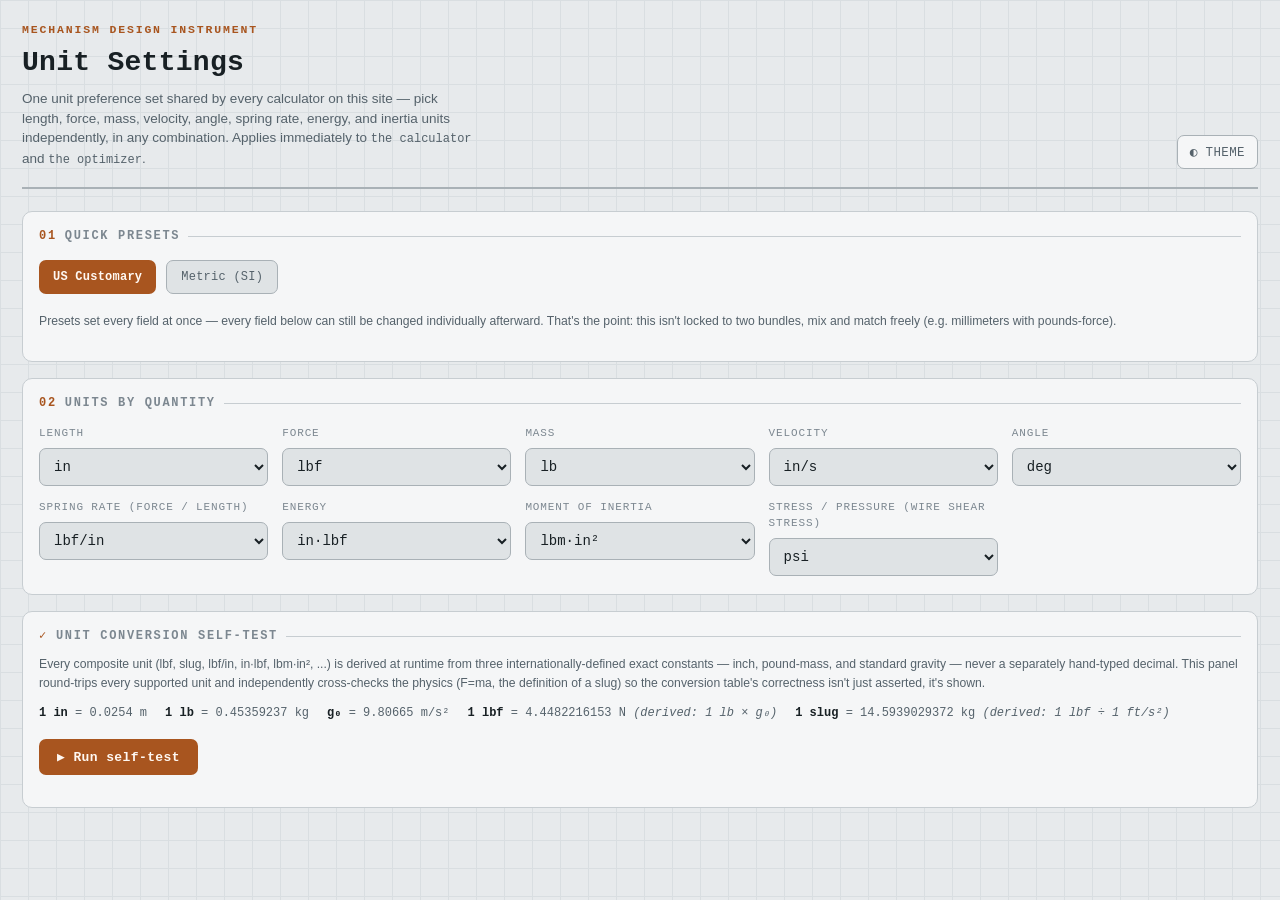
<file: class3-lever-calculator/settings.html>
<!doctype html>
<html lang="en">
<head>
<meta charset="UTF-8" />
<meta name="viewport" content="width=device-width, initial-scale=1.0" />
<title>Unit Settings — Clement-Math Calculators</title>
<link rel="stylesheet" href="../shared/theme.css" />
<style>
  .unit-grid { display: grid; grid-template-columns: repeat(auto-fit, minmax(220px, 1fr)); gap: 14px; }
  .unit-field { display: flex; flex-direction: column; gap: 6px; }
  .unit-field label {
    font-family: var(--font-mono); font-size: 11px; letter-spacing: 0.08em; text-transform: uppercase; color: var(--ink-faint);
  }
  .unit-field select {
    font-family: var(--font-mono); font-size: 14px; padding: 9px 10px; border-radius: 7px;
    border: 1px solid var(--line-strong); background: var(--surface-2); color: var(--ink);
  }
  .preset-row { display: flex; gap: 10px; margin-bottom: 18px; flex-wrap: wrap; }
  table.selftest { width: 100%; border-collapse: collapse; font-size: 12.5px; }
  table.selftest th {
    text-align: left; font-family: var(--font-mono); font-size: 10.5px; letter-spacing: 0.08em; text-transform: uppercase;
    color: var(--ink-faint); padding: 6px 8px; border-bottom: 1px solid var(--line-strong);
  }
  table.selftest td { padding: 6px 8px; border-bottom: 1px solid var(--line); }
  table.selftest td.detail { font-family: var(--font-mono); color: var(--ink-soft); font-size: 11.5px; }
  .badge { font-family: var(--font-mono); font-size: 10.5px; padding: 3px 8px; border-radius: 100px; font-weight: 700; }
  .badge.ok { background: var(--ok-soft); color: var(--ok); }
  .badge.fail { background: var(--danger-soft); color: var(--danger); }
  .selftest-summary { font-family: var(--font-mono); font-size: 14px; padding: 12px 16px; border-radius: 8px; margin-bottom: 14px; }
  .selftest-summary.ok { background: var(--ok-soft); color: var(--ok); }
  .selftest-summary.fail { background: var(--danger-soft); color: var(--danger); }
  .constants-row { display: flex; flex-wrap: wrap; gap: 18px; font-family: var(--font-mono); font-size: 12px; color: var(--ink-soft); }
  .constants-row strong { color: var(--ink); }
</style>
</head>
<body>
<div class="wrap">

  <header class="top">
    <div class="title-block">
      <div class="eyebrow">Mechanism Design Instrument</div>
      <h1>Unit Settings</h1>
      <p class="sub">One unit preference set shared by every calculator on this site — pick length, force, mass, velocity, angle, spring rate, energy, and inertia units independently, in any combination. Applies immediately to <a class="backlink" href="index.html">the calculator</a> and <a class="backlink" href="optimizer.html">the optimizer</a>.</p>
    </div>
    <div class="top-controls">
      <button class="theme-btn" id="themeToggle" type="button">◐ THEME</button>
    </div>
  </header>

  <div class="card" style="margin-bottom:16px;">
    <h2><span class="n">01</span> Quick presets</h2>
    <div class="preset-row">
      <button class="ghost-btn run-btn" id="presetUS" type="button" style="background:var(--accent); color:var(--accent-ink); border:none;">US Customary</button>
      <button class="ghost-btn" id="presetSI" type="button">Metric (SI)</button>
    </div>
    <p class="note">Presets set every field at once — every field below can still be changed individually afterward. That's the point: this isn't locked to two bundles, mix and match freely (e.g. millimeters with pounds-force).</p>
  </div>

  <div class="card" style="margin-bottom:16px;">
    <h2><span class="n">02</span> Units by quantity</h2>
    <div class="unit-grid" id="unitGrid"></div>
  </div>

  <div class="card">
    <h2><span class="n">✓</span> Unit Conversion Self-Test</h2>
    <p class="note" style="margin-top:-4px;">Every composite unit (lbf, slug, lbf/in, in·lbf, lbm·in², ...) is derived at runtime from three internationally-defined exact constants — inch, pound-mass, and standard gravity — never a separately hand-typed decimal. This panel round-trips every supported unit and independently cross-checks the physics (F=ma, the definition of a slug) so the conversion table's correctness isn't just asserted, it's shown.</p>
    <div class="constants-row" id="constantsRow" style="margin: 10px 0 16px;"></div>
    <button class="run-btn" id="runSelfTest" type="button" style="margin-bottom:14px;">▶ Run self-test</button>
    <div id="selftestResults"></div>
  </div>

</div>
<script src="../shared/units.js"></script>
<script src="../shared/unit-prefs.js"></script>
<script>
(function () {
  "use strict";
  const KIND_LABELS = {
    length: "Length", force: "Force", mass: "Mass", velocity: "Velocity",
    angle: "Angle", rate: "Spring rate (force / length)", energy: "Energy", inertia: "Moment of inertia",
    stress: "Stress / pressure (wire shear stress)"
  };

  let prefs = SharedUnitPrefs.load();

  function renderGrid() {
    const grid = document.getElementById("unitGrid");
    grid.innerHTML = "";
    Object.keys(SharedUnits.KINDS).forEach(kind => {
      const field = document.createElement("div");
      field.className = "unit-field";
      const options = SharedUnits.KINDS[kind].map(u =>
        `<option value="${u}" ${prefs[kind] === u ? "selected" : ""}>${SharedUnits.label(kind, u)}</option>`
      ).join("");
      field.innerHTML = `<label>${KIND_LABELS[kind] || kind}</label><select data-kind="${kind}">${options}</select>`;
      field.querySelector("select").addEventListener("change", e => {
        prefs[e.target.dataset.kind] = e.target.value;
        SharedUnitPrefs.save(prefs);
      });
      grid.appendChild(field);
    });
  }

  document.getElementById("presetUS").addEventListener("click", () => {
    prefs = Object.assign({}, SharedUnitPrefs.DEFAULTS_US);
    SharedUnitPrefs.save(prefs);
    renderGrid();
  });
  document.getElementById("presetSI").addEventListener("click", () => {
    prefs = Object.assign({}, SharedUnitPrefs.DEFAULTS_SI);
    SharedUnitPrefs.save(prefs);
    renderGrid();
  });

  document.getElementById("themeToggle").addEventListener("click", () => {
    const root = document.documentElement;
    const cur = root.getAttribute("data-theme");
    const prefersDark = window.matchMedia("(prefers-color-scheme: dark)").matches;
    root.setAttribute("data-theme", !cur ? (prefersDark ? "light" : "dark") : (cur === "dark" ? "light" : "dark"));
  });

  const c = SharedUnits._constants;
  document.getElementById("constantsRow").innerHTML = `
    <span><strong>1 in</strong> = ${c.IN} m</span>
    <span><strong>1 lb</strong> = ${c.LB} kg</span>
    <span><strong>g₀</strong> = ${c.G0} m/s²</span>
    <span><strong>1 lbf</strong> = ${c.LBF.toFixed(10)} N <em>(derived: 1 lb × g₀)</em></span>
    <span><strong>1 slug</strong> = ${c.SLUG.toFixed(10)} kg <em>(derived: 1 lbf ÷ 1 ft/s²)</em></span>
  `;

  document.getElementById("runSelfTest").addEventListener("click", () => {
    const { pass, results } = SharedUnits.selfTest();
    const summary = document.createElement("div");
    summary.className = "selftest-summary " + (pass ? "ok" : "fail");
    const failCount = results.filter(r => !r.ok).length;
    summary.textContent = pass
      ? `All ${results.length} checks passed — round-trips and independent physics cross-checks both agree.`
      : `${failCount} of ${results.length} checks FAILED — do not trust conversions until this is fixed.`;

    const table = document.createElement("table");
    table.className = "selftest";
    table.innerHTML = `<thead><tr><th>Check</th><th>Detail</th><th>Result</th></tr></thead><tbody>${
      results.map(r => `<tr><td>${escapeHtml(r.name)}</td><td class="detail">${escapeHtml(r.detail)}</td><td><span class="badge ${r.ok ? "ok" : "fail"}">${r.ok ? "PASS" : "FAIL"}</span></td></tr>`).join("")
    }</tbody>`;

    const container = document.getElementById("selftestResults");
    container.innerHTML = "";
    container.appendChild(summary);
    const wrap = document.createElement("div");
    wrap.className = "table-wrap";
    wrap.appendChild(table);
    container.appendChild(wrap);
  });

  function escapeHtml(s) { return String(s).replace(/[&<>"]/g, c => ({ "&": "&amp;", "<": "&lt;", ">": "&gt;", '"': "&quot;" }[c])); }

  renderGrid();
})();
</script>
</body>
</html>
</file>
<file: shared/theme.css>
/*
 * Shared visual language for the Clement-Math calculators — "instrument
 * panel" aesthetic: steel-grey ground, monospace nameplate headers, bronze
 * accent. One copy so every calculator in this repo looks like part of the
 * same toolkit rather than a one-off page. Page-specific styling goes in
 * that page's own <style> block; only truly cross-tool tokens/components
 * belong here.
 */
  :root {
    --bg: #e7eaec;
    --bg-grid: #d9dee1;
    --surface: #f5f6f7;
    --surface-2: #dfe3e5;
    --ink: #182024;
    --ink-soft: #55626b;
    --ink-faint: #7c8790;
    --line: #c7cdd1;
    --line-strong: #a9b1b6;
    --accent: #a8551f;
    --accent-ink: #fff8f2;
    --accent-soft: #a8551f1a;
    --ok: #2f6f47;
    --ok-soft: #2f6f4718;
    --danger: #a8331f;
    --danger-soft: #a8331f18;
    --focus: #2b6cb0;
    --font-mono: ui-monospace, "SF Mono", "Cascadia Code", "Roboto Mono", "Consolas", "Liberation Mono", monospace;
    --font-sans: -apple-system, BlinkMacSystemFont, "Segoe UI", Roboto, Helvetica, Arial, sans-serif;
  }
  :root[data-theme="dark"] {
    --bg: #10151a;
    --bg-grid: #161d23;
    --surface: #1a2129;
    --surface-2: #212a33;
    --ink: #e8edf0;
    --ink-soft: #9aabb5;
    --ink-faint: #6c7c86;
    --line: #2c3844;
    --line-strong: #3d4b58;
    --accent: #e08a48;
    --accent-ink: #1a1006;
    --accent-soft: #e08a4826;
    --ok: #5cb47f;
    --ok-soft: #5cb47f22;
    --danger: #e2685a;
    --danger-soft: #e2685a22;
    --focus: #6ba9e0;
  }
  @media (prefers-color-scheme: dark) {
    :root:not([data-theme="light"]) {
      --bg: #10151a;
      --bg-grid: #161d23;
      --surface: #1a2129;
      --surface-2: #212a33;
      --ink: #e8edf0;
      --ink-soft: #9aabb5;
      --ink-faint: #6c7c86;
      --line: #2c3844;
      --line-strong: #3d4b58;
      --accent: #e08a48;
      --accent-ink: #1a1006;
      --accent-soft: #e08a4826;
      --ok: #5cb47f;
      --ok-soft: #5cb47f22;
      --danger: #e2685a;
      --danger-soft: #e2685a22;
      --focus: #6ba9e0;
    }
  }

  * { box-sizing: border-box; }
  html, body { margin: 0; padding: 0; }
  body {
    background:
      linear-gradient(var(--bg-grid) 1px, transparent 1px) 0 0/100% 28px,
      linear-gradient(90deg, var(--bg-grid) 1px, transparent 1px) 0 0/28px 100%,
      var(--bg);
    color: var(--ink);
    font-family: var(--font-sans);
    line-height: 1.45;
    -webkit-font-smoothing: antialiased;
    min-height: 100vh;
  }
  ::selection { background: var(--accent-soft); }

  .wrap { max-width: 1280px; margin: 0 auto; padding: 22px 22px 60px; }

  /* ---------- header ---------- */
  header.top {
    display: flex; flex-wrap: wrap; gap: 16px;
    align-items: flex-end; justify-content: space-between;
    padding-bottom: 18px; margin-bottom: 22px;
    border-bottom: 2px solid var(--line-strong);
  }
  .title-block .eyebrow {
    font-family: var(--font-mono); font-size: 11.5px; letter-spacing: 0.16em;
    text-transform: uppercase; color: var(--accent); font-weight: 600;
  }
  h1 {
    font-family: var(--font-mono); font-weight: 700;
    font-size: clamp(20px, 2.6vw, 28px);
    letter-spacing: 0.01em; margin: 4px 0 6px; text-wrap: balance;
    color: var(--ink);
  }
  .title-block p.sub {
    margin: 0; color: var(--ink-soft); font-size: 13.5px; max-width: 60ch;
  }
  .top-controls { display: flex; gap: 10px; align-items: center; flex-wrap: wrap; }

  .segmented {
    display: inline-flex; border: 1px solid var(--line-strong); border-radius: 7px;
    overflow: hidden; font-family: var(--font-mono); font-size: 12.5px;
    background: var(--surface);
  }
  .segmented button {
    border: none; background: transparent; color: var(--ink-soft);
    padding: 8px 14px; cursor: pointer; font-family: inherit; font-size: inherit;
    letter-spacing: 0.03em;
  }
  .segmented button.active { background: var(--accent); color: var(--accent-ink); font-weight: 700; }
  .segmented button:not(.active):hover { background: var(--surface-2); color: var(--ink); }
  .segmented button:focus-visible { outline: 2px solid var(--focus); outline-offset: -2px; }

  .theme-btn {
    border: 1px solid var(--line-strong); background: var(--surface); color: var(--ink-soft);
    border-radius: 7px; padding: 8px 12px; font-family: var(--font-mono); font-size: 12.5px;
    cursor: pointer; letter-spacing: 0.03em;
  }
  .theme-btn:hover { color: var(--ink); }
  .theme-btn:focus-visible { outline: 2px solid var(--focus); }

  .backlink { font-family: var(--font-mono); font-size: 12px; color: var(--ink-soft); text-decoration: none; }
  .backlink:hover { color: var(--accent); }

  .units-btn {
    display: inline-flex; align-items: center; gap: 8px; border: 1px solid var(--line-strong);
    background: var(--surface); color: var(--ink-soft); border-radius: 7px; padding: 8px 12px;
    font-family: var(--font-mono); font-size: 11.5px; text-decoration: none; letter-spacing: 0.02em;
  }
  .units-btn:hover { color: var(--accent); border-color: var(--accent); }
  .units-btn .cur { color: var(--ink); font-weight: 700; }

  .run-btn {
    background: var(--accent); color: var(--accent-ink); border: none; border-radius: 7px;
    padding: 10px 18px; font-family: var(--font-mono); font-size: 13px; font-weight: 700;
    letter-spacing: 0.03em; cursor: pointer;
  }
  .run-btn:hover { filter: brightness(1.06); }
  .run-btn:disabled { opacity: 0.5; cursor: default; }
  .ghost-btn {
    background: var(--surface-2); color: var(--ink-soft); border: 1px solid var(--line-strong);
    border-radius: 7px; padding: 9px 14px; font-family: var(--font-mono); font-size: 12px;
    cursor: pointer; letter-spacing: 0.02em;
  }
  .ghost-btn:hover { color: var(--ink); }

  /* ---------- layout ---------- */
  .layout { display: grid; grid-template-columns: minmax(320px, 420px) 1fr; gap: 20px; align-items: start; }
  @media (max-width: 920px) { .layout { grid-template-columns: 1fr; } }

  .col { display: flex; flex-direction: column; gap: 16px; }

  .card {
    background: var(--surface); border: 1px solid var(--line); border-radius: 10px;
    padding: 16px 16px 18px;
  }
  .card > h2 {
    font-family: var(--font-mono); font-size: 12px; letter-spacing: 0.14em;
    text-transform: uppercase; color: var(--ink-faint); margin: 0 0 14px;
    display: flex; align-items: center; gap: 8px;
  }
  .card > h2::after { content: ""; flex: 1; height: 1px; background: var(--line); }
  .card > h2 .n { color: var(--accent); }

  .field-row { display: grid; grid-template-columns: 1fr auto; gap: 10px 14px; align-items: center; margin-bottom: 12px; }
  .field-row:last-child { margin-bottom: 0; }
  .field-row label {
    font-size: 13px; color: var(--ink); display: flex; flex-direction: column; gap: 2px;
  }
  .field-row label .label-text { display: block; }
  .field-row label .hint { font-size: 11.2px; color: var(--ink-faint); font-weight: 400; }
  .field-row .input-unit {
    display: flex; align-items: center; gap: 6px;
  }
  input[type="number"], input[type="range"] { font-family: var(--font-mono); }
  input[type="number"] {
    width: 104px; padding: 7px 8px; border-radius: 6px; border: 1px solid var(--line-strong);
    background: var(--surface-2); color: var(--ink); font-size: 13.5px; text-align: right;
    font-variant-numeric: tabular-nums;
  }
  input[type="number"]:focus-visible { outline: 2px solid var(--focus); outline-offset: 1px; }
  .unit-tag {
    font-family: var(--font-mono); font-size: 11.5px; color: var(--ink-faint); min-width: 34px;
  }
  input[type="range"] {
    width: 100%; accent-color: var(--accent); height: 4px;
  }
  .angle-row { grid-template-columns: 1fr; }
  .angle-row .slider-line { display: flex; align-items: center; gap: 10px; }
  .angle-row .slider-line input[type="number"] { width: 68px; }

  .radio-toggle { display: flex; flex-direction: column; gap: 8px; margin-bottom: 4px; }
  .radio-toggle label {
    display: flex; gap: 8px; align-items: flex-start; font-size: 12.8px; color: var(--ink-soft);
    cursor: pointer;
  }
  .radio-toggle input { margin-top: 3px; accent-color: var(--accent); }
  .radio-toggle strong { color: var(--ink); }

  details.advanced { margin-top: 2px; }
  details.advanced > summary {
    font-family: var(--font-mono); font-size: 11.5px; letter-spacing: 0.08em;
    text-transform: uppercase; color: var(--ink-faint); cursor: pointer; list-style: none;
    display: flex; align-items: center; gap: 6px; padding: 4px 0;
  }
  details.advanced > summary::-webkit-details-marker { display: none; }
  details.advanced > summary::before { content: "▸"; color: var(--accent); font-size: 10px; }
  details.advanced[open] > summary::before { content: "▾"; }
  details.advanced .field-row { margin-top: 12px; }

  /* ---------- diagram ---------- */
  .diagram-card { padding: 0; overflow: hidden; }
  .diagram-card h2 { margin: 16px 16px 10px; }
  canvas#lever { width: 100%; height: 340px; display: block; background: var(--surface-2); }
  .diagram-legend {
    display: flex; flex-wrap: wrap; gap: 14px; padding: 10px 16px 16px;
    font-family: var(--font-mono); font-size: 11px; color: var(--ink-soft);
  }
  .diagram-legend .item { display: flex; align-items: center; gap: 6px; }
  .diagram-legend .swatch { width: 14px; height: 3px; border-radius: 2px; display: inline-block; }

  /* ---------- status chips ---------- */
  .status-row { display: flex; flex-wrap: wrap; gap: 8px; margin-bottom: 14px; }
  .chip {
    font-family: var(--font-mono); font-size: 11px; letter-spacing: 0.04em;
    padding: 5px 10px; border-radius: 100px; border: 1px solid transparent;
  }
  .chip.ok { background: var(--ok-soft); color: var(--ok); border-color: color-mix(in srgb, var(--ok) 40%, transparent); }
  .chip.warn { background: var(--danger-soft); color: var(--danger); border-color: color-mix(in srgb, var(--danger) 40%, transparent); }
  .chip.info { background: var(--surface-2); color: var(--ink-soft); border-color: var(--line-strong); }

  /* ---------- output stat grid ---------- */
  .stat-grid { display: grid; grid-template-columns: repeat(auto-fit, minmax(150px, 1fr)); gap: 10px; }
  .stat {
    background: var(--surface-2); border: 1px solid var(--line); border-radius: 8px;
    padding: 10px 12px;
  }
  .stat .label { font-size: 11px; color: var(--ink-faint); letter-spacing: 0.02em; }
  .stat .value {
    font-family: var(--font-mono); font-size: 19px; font-weight: 700; color: var(--ink);
    font-variant-numeric: tabular-nums; margin-top: 2px;
  }
  .stat .value .unit { font-size: 12px; font-weight: 500; color: var(--ink-soft); margin-left: 3px; }
  .stat.accent .value { color: var(--accent); }
  .stat-grid.unreliable { position: relative; }
  .stat-grid.unreliable .stat { opacity: 0.4; filter: grayscale(0.6); }
  .stat-grid.unreliable::after {
    content: "Inputs invalid above — these numbers aren't reliable"; position: absolute; inset: 0;
    display: flex; align-items: center; justify-content: center; text-align: center; padding: 8px;
    font-family: var(--font-mono); font-size: 11.5px; color: var(--danger); background: var(--danger-soft);
    border-radius: 8px; pointer-events: none;
  }

  table.spec {
    width: 100%; border-collapse: collapse; font-size: 13px;
  }
  table.spec th {
    text-align: left; font-family: var(--font-mono); font-size: 10.8px; letter-spacing: 0.1em;
    text-transform: uppercase; color: var(--ink-faint); font-weight: 600;
    padding: 6px 10px; border-bottom: 1px solid var(--line-strong);
  }
  table.spec td {
    padding: 8px 10px; border-bottom: 1px solid var(--line);
    font-variant-numeric: tabular-nums;
  }
  table.spec td.val { font-family: var(--font-mono); text-align: right; color: var(--ink); font-weight: 600; }
  table.spec td.unit { font-family: var(--font-mono); color: var(--ink-faint); width: 46px; }
  table.spec tr:last-child td { border-bottom: none; }
  .table-wrap { overflow-x: auto; }

  .note {
    font-size: 12.2px; color: var(--ink-soft); margin-top: 12px; line-height: 1.55;
  }
  .note code { font-family: var(--font-mono); background: var(--surface-2); padding: 1px 4px; border-radius: 4px; }

  footer.methodology {
    margin-top: 22px; border-top: 2px solid var(--line-strong); padding-top: 16px;
  }
  footer.methodology h2 {
    font-family: var(--font-mono); font-size: 12px; letter-spacing: 0.14em; text-transform: uppercase;
    color: var(--ink-faint); margin: 0 0 12px;
  }
  footer.methodology .grid {
    display: grid; grid-template-columns: repeat(auto-fit, minmax(260px, 1fr)); gap: 18px;
  }
  footer.methodology h3 {
    font-size: 13px; margin: 0 0 6px; color: var(--ink);
  }
  footer.methodology p, footer.methodology li { font-size: 12.6px; color: var(--ink-soft); margin: 4px 0; }
  footer.methodology ul { margin: 6px 0; padding-left: 18px; }
  footer.methodology .formula {
    font-family: var(--font-mono); font-size: 12px; background: var(--surface-2);
    border: 1px solid var(--line); border-radius: 6px; padding: 8px 10px; margin: 6px 0;
    color: var(--ink); overflow-x: auto;
  }
</file>
